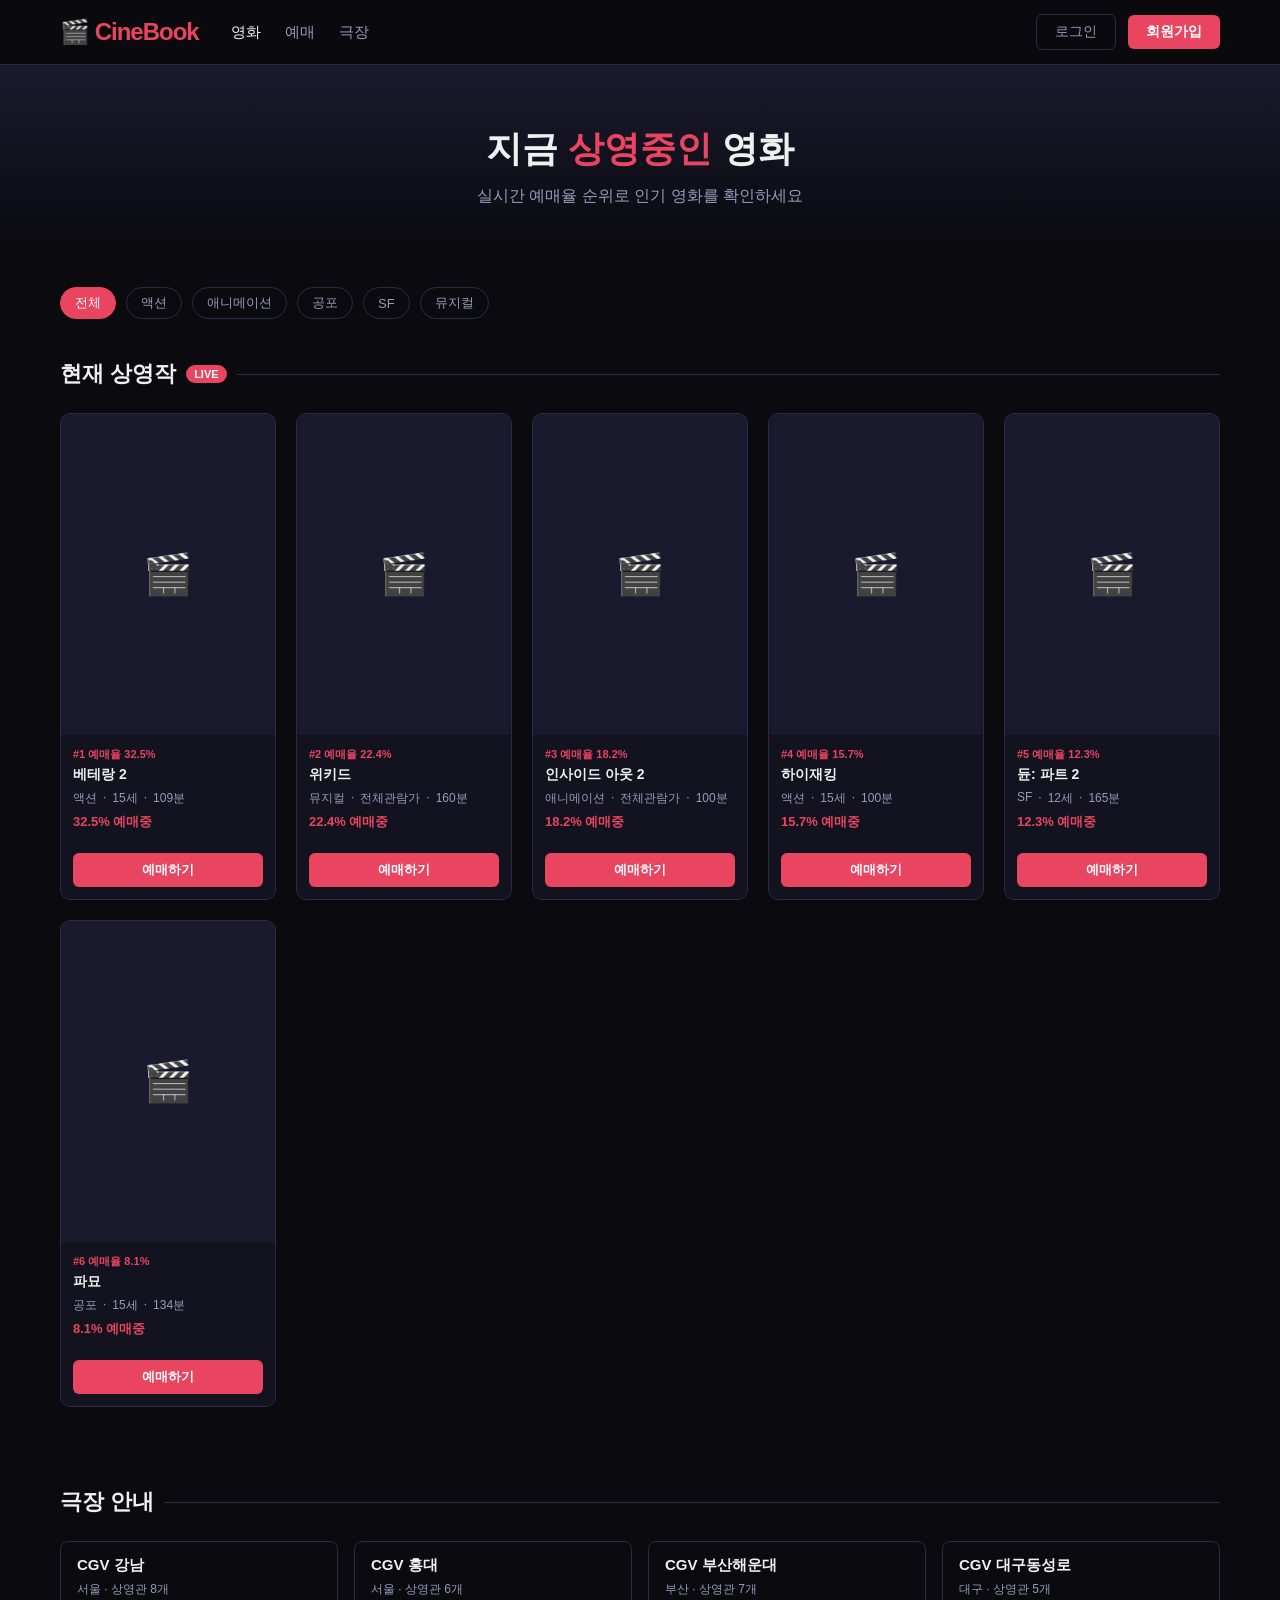
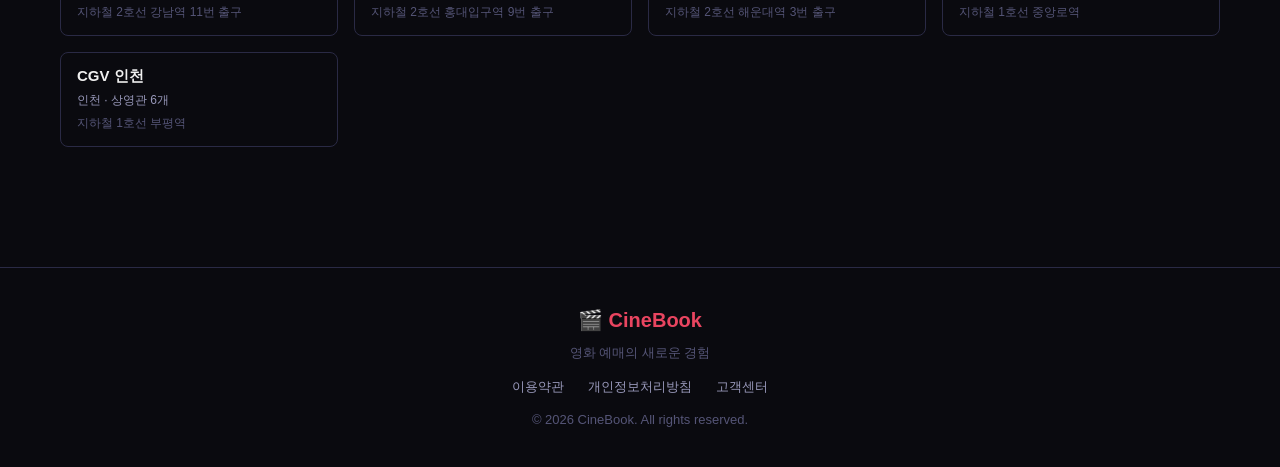
<file: index.html>
<!DOCTYPE html>
<html lang="ko">
<head>
  <meta charset="UTF-8">
  <meta name="viewport" content="width=device-width, initial-scale=1.0">
  <title>CineBook - 영화 예매</title>
  <link rel="stylesheet" href="css/style.css">
</head>
<body>

<!-- HEADER -->
<header>
  <div class="header-inner">
    <a href="index.html" class="logo">🎬 CineBook</a>
    <nav>
      <a href="index.html" class="active">영화</a>
      <a href="booking.html">예매</a>
      <a href="#theaters">극장</a>
    </nav>
    <div class="header-actions" id="headerActions">
      <button class="btn-outline" onclick="openModal('loginModal')">로그인</button>
      <button class="btn-primary" onclick="openModal('loginModal')">회원가입</button>
    </div>
  </div>
</header>

<!-- HERO -->
<div class="hero">
  <h1>지금 <span>상영중인</span> 영화</h1>
  <p>실시간 예매율 순위로 인기 영화를 확인하세요</p>
</div>

<!-- FILTER BAR -->
<div class="section" style="padding-bottom: 0;">
  <div style="display:flex; gap:10px; flex-wrap:wrap; margin-bottom:0;">
    <button class="region-btn active" onclick="filterMovies('all', this)">전체</button>
    <button class="region-btn" onclick="filterMovies('액션', this)">액션</button>
    <button class="region-btn" onclick="filterMovies('애니메이션', this)">애니메이션</button>
    <button class="region-btn" onclick="filterMovies('공포', this)">공포</button>
    <button class="region-btn" onclick="filterMovies('SF', this)">SF</button>
    <button class="region-btn" onclick="filterMovies('뮤지컬', this)">뮤지컬</button>
  </div>
</div>

<!-- NOW PLAYING -->
<div class="section">
  <div class="section-title">
    현재 상영작
    <span class="badge badge-accent">LIVE</span>
  </div>
  <div class="movie-grid" id="nowPlaying"></div>
</div>

<!-- THEATER INFO -->
<div class="section" id="theaters">
  <div class="section-title">극장 안내</div>
  <div style="display:grid; grid-template-columns: repeat(auto-fill, minmax(220px,1fr)); gap:16px;" id="theaterList"></div>
</div>

<!-- LOGIN MODAL -->
<div class="modal-overlay" id="loginModal">
  <div class="modal" style="position:relative;">
    <span class="modal-close" onclick="closeModal('loginModal')">✕</span>
    <h2>로그인</h2>
    <p>CineBook 계정으로 로그인하세요</p>
    <div class="form-group">
      <label class="form-label">이메일</label>
      <input type="email" class="form-input" id="loginEmail" placeholder="이메일을 입력하세요" value="minjun@email.com">
    </div>
    <div class="form-group">
      <label class="form-label">비밀번호</label>
      <input type="password" class="form-input" id="loginPw" placeholder="비밀번호를 입력하세요" value="1234">
    </div>
    <div class="modal-actions">
      <button class="btn-primary" style="padding:13px;" onclick="doLogin()">로그인</button>
      <button class="btn-outline" style="padding:12px;">카카오로 로그인</button>
    </div>
    <p style="text-align:center; margin-top:16px; font-size:13px; color:var(--text-muted);">테스트: 아무 이메일/비밀번호나 입력하세요</p>
  </div>
</div>

<footer>
  <div class="footer-logo">🎬 CineBook</div>
  <p>영화 예매의 새로운 경험</p>
  <div class="footer-links">
    <a href="#">이용약관</a>
    <a href="#">개인정보처리방침</a>
    <a href="#">고객센터</a>
  </div>
  <p>© 2026 CineBook. All rights reserved.</p>
</footer>

<script src="js/data.js"></script>
<script>
  function renderMovies(list) {
    const grid = document.getElementById('nowPlaying');
    grid.innerHTML = list.map((m, i) => `
      <div class="movie-card" onclick="location.href='detail.html?id=${m.id}'">
        <div class="movie-poster">
          <img src="${m.poster}" alt="${m.title}" onerror="this.style.display='none';this.parentElement.innerHTML='🎬'">
        </div>
        <div class="movie-info">
          <div class="movie-rank">#${i+1} 예매율 ${m.bookingRate}%</div>
          <div class="movie-title">${m.title}</div>
          <div class="movie-meta">
            <span>${m.genre}</span>
            <span>·</span>
            <span>${m.rating}</span>
            <span>·</span>
            <span>${m.runtime}분</span>
          </div>
          <div class="booking-rate">${m.bookingRate}% 예매중</div>
        </div>
        <a href="booking.html?movieId=${m.id}" class="btn-book" onclick="event.stopPropagation()">예매하기</a>
      </div>
    `).join('');
  }

  function filterMovies(genre, btn) {
    document.querySelectorAll('.region-btn').forEach(b => b.classList.remove('active'));
    btn.classList.add('active');
    const sorted = [...DB.movies].sort((a,b) => b.bookingRate - a.bookingRate);
    const filtered = genre === 'all' ? sorted : sorted.filter(m => m.genre === genre || m.genre_tags.includes(genre));
    renderMovies(filtered);
  }

  function renderTheaters() {
    document.getElementById('theaterList').innerHTML = DB.theaters.map(t => `
      <div class="theater-item" style="flex-direction:column; align-items:flex-start; gap:6px;">
        <div class="theater-name">${t.name}</div>
        <div class="theater-region" style="color:var(--text-secondary); font-size:12px;">${t.region} · 상영관 ${t.screenCount}개</div>
        <div style="font-size:12px; color:var(--text-muted);">${t.transport}</div>
      </div>
    `).join('');
  }

  function openModal(id) {
    document.getElementById(id).classList.add('open');
  }

  function closeModal(id) {
    document.getElementById(id).classList.remove('open');
  }

  function doLogin() {
    const email = document.getElementById('loginEmail').value;
    if (!email) return;
    currentUser = { id: 1, name: '김민준', email };
    closeModal('loginModal');
    document.getElementById('headerActions').innerHTML = `
      <span style="font-size:14px; color:var(--text-secondary);">안녕하세요, <strong style="color:var(--text-primary);">김민준</strong>님</span>
      <a href="mypage.html" class="btn-outline">마이페이지</a>
      <button class="btn-outline" onclick="doLogout()">로그아웃</button>
    `;
    showToast('로그인되었습니다.', 'success');
  }

  function doLogout() {
    currentUser = null;
    document.getElementById('headerActions').innerHTML = `
      <button class="btn-outline" onclick="openModal('loginModal')">로그인</button>
      <button class="btn-primary" onclick="openModal('loginModal')">회원가입</button>
    `;
    showToast('로그아웃되었습니다.');
  }

  function showToast(msg, type = '') {
    const t = document.createElement('div');
    t.className = 'toast' + (type ? ' ' + type : '');
    t.textContent = msg;
    document.body.appendChild(t);
    setTimeout(() => t.remove(), 3000);
  }

  // Init
  const sorted = [...DB.movies].sort((a,b) => b.bookingRate - a.bookingRate);
  renderMovies(sorted);
  renderTheaters();

  // Close modal on overlay click
  document.querySelectorAll('.modal-overlay').forEach(el => {
    el.addEventListener('click', e => { if (e.target === el) el.classList.remove('open'); });
  });
</script>
</body>
</html>
</file>
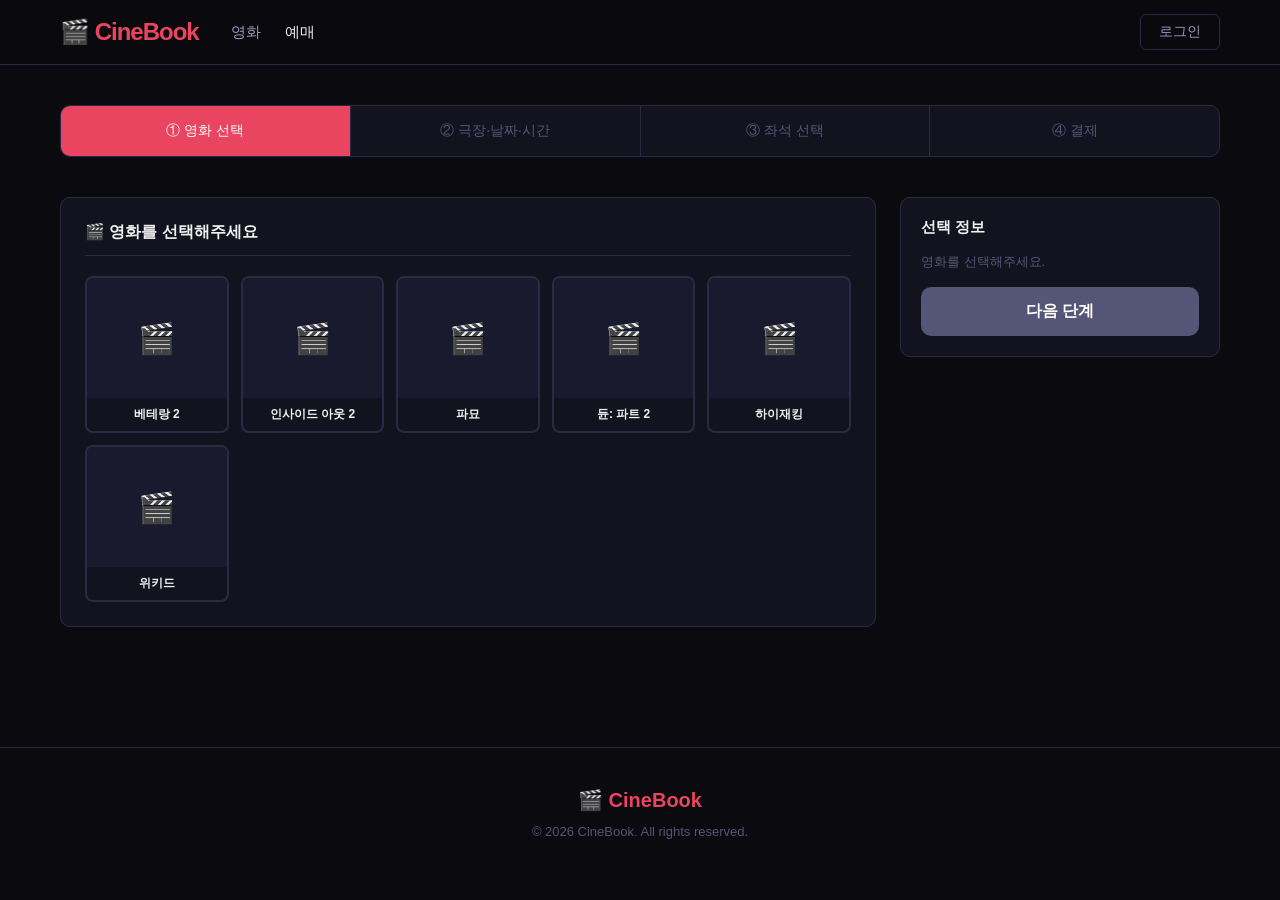
<file: booking.html>
<!DOCTYPE html>
<html lang="ko">
<head>
  <meta charset="UTF-8">
  <meta name="viewport" content="width=device-width, initial-scale=1.0">
  <title>예매하기 - CineBook</title>
  <link rel="stylesheet" href="css/style.css">
</head>
<body>

<header>
  <div class="header-inner">
    <a href="index.html" class="logo">🎬 CineBook</a>
    <nav>
      <a href="index.html">영화</a>
      <a href="booking.html" class="active">예매</a>
    </nav>
    <div class="header-actions">
      <button class="btn-outline" onclick="location.href='index.html'">로그인</button>
    </div>
  </div>
</header>

<div class="section">
  <!-- STEPS -->
  <div class="booking-steps">
    <div class="step" id="step1">① 영화 선택</div>
    <div class="step" id="step2">② 극장·날짜·시간</div>
    <div class="step" id="step3">③ 좌석 선택</div>
    <div class="step" id="step4">④ 결제</div>
  </div>

  <!-- STEP 1: Movie Only -->
  <div id="stepView1">
    <div class="booking-layout">
      <div class="booking-panel">
        <h3>🎬 영화를 선택해주세요</h3>
        <div style="display:grid; grid-template-columns: repeat(auto-fill, minmax(140px,1fr)); gap:12px;" id="movieSelectGrid"></div>
      </div>

      <div class="summary-panel">
        <h3>선택 정보</h3>
        <div id="summaryStep1">
          <p style="color:var(--text-muted); font-size:13px;">영화를 선택해주세요.</p>
        </div>
        <button class="btn-next" id="btnStep1Next" onclick="goStep(2)" disabled>다음 단계</button>
      </div>
    </div>
  </div>

  <!-- STEP 2: Theater + Date + Time -->
  <div id="stepView2" style="display:none;">
    <div class="booking-layout">
      <div style="display:flex; flex-direction:column; gap:20px;">

        <!-- Theater Select -->
        <div class="booking-panel">
          <h3>🏢 극장 선택</h3>
          <div class="region-tabs">
            <button class="region-btn active" onclick="filterTheaters('전체', this)">전체</button>
            <button class="region-btn" onclick="filterTheaters('서울', this)">서울</button>
            <button class="region-btn" onclick="filterTheaters('부산', this)">부산</button>
            <button class="region-btn" onclick="filterTheaters('대구', this)">대구</button>
            <button class="region-btn" onclick="filterTheaters('인천', this)">인천</button>
          </div>
          <div class="theater-list" id="theaterSelectList"></div>
        </div>

        <!-- Date Select -->
        <div class="booking-panel">
          <h3>📅 날짜 선택</h3>
          <div class="date-grid" id="dateGrid"></div>
        </div>

        <!-- Time Select -->
        <div class="booking-panel">
          <h3>🕐 시간 선택</h3>
          <div class="schedule-grid" id="schedGrid">
            <p style="color:var(--text-muted); font-size:13px; grid-column:1/-1;">극장과 날짜를 먼저 선택해주세요.</p>
          </div>
        </div>
      </div>

      <div class="summary-panel">
        <h3>선택 정보</h3>
        <div id="summaryStep2"></div>
        <button class="btn-next" id="btnStep2Next" onclick="goStep(3)" disabled>다음 단계</button>
        <button class="btn-outline" onclick="goStep(1)" style="display:block; width:100%; padding:12px; margin-top:8px; text-align:center;">이전</button>
      </div>
    </div>
  </div>

  <!-- STEP 3: Seat Select -->
  <div id="stepView3" style="display:none;">
    <div class="booking-layout">
      <div class="booking-panel">
        <h3>💺 좌석 선택</h3>

        <div style="display:flex; justify-content:space-between; align-items:center; margin-bottom:20px;">
          <div style="display:flex; gap:16px;">
            <div>
              <div class="form-label" style="font-size:13px; margin-bottom:6px;">관람 유형</div>
              <div class="viewer-type-grid" style="grid-template-columns: repeat(3,auto); gap:8px;">
                <button class="viewer-btn selected" data-type="성인" data-price="14000" onclick="selectViewerType(this)">성인<br><span style="font-size:11px;">14,000원</span></button>
                <button class="viewer-btn" data-type="청소년" data-price="11000" onclick="selectViewerType(this)">청소년<br><span style="font-size:11px;">11,000원</span></button>
                <button class="viewer-btn" data-type="노인" data-price="9000" onclick="selectViewerType(this)">노인<br><span style="font-size:11px;">9,000원</span></button>
              </div>
            </div>
          </div>
          <div style="text-align:right; font-size:13px; color:var(--text-secondary);">
            선택된 좌석: <strong id="selectedCount" style="color:var(--accent);">0</strong>개
          </div>
        </div>

        <div class="seat-map-container">
          <div class="screen-label">SCREEN</div>
          <div class="seat-grid" id="seatGrid"></div>
        </div>

        <div class="seat-legend">
          <div class="legend-item"><div class="legend-box" style="background:var(--bg-surface);"></div> 선택 가능</div>
          <div class="legend-item"><div class="legend-box" style="background:var(--accent);"></div> 선택</div>
          <div class="legend-item"><div class="legend-box" style="background:var(--bg-dark); opacity:0.4;"></div> 매진</div>
          <div class="legend-item"><div class="legend-box" style="border-color:#ffd700;"></div> 특별석</div>
        </div>
      </div>

      <div class="summary-panel">
        <h3>선택 정보</h3>
        <div id="summaryStep3"></div>
        <hr class="summary-divider">
        <div class="summary-total">
          <span>총 결제금액</span>
          <span class="total-price" id="totalPrice">0원</span>
        </div>
        <button class="btn-next" id="btnStep3Next" onclick="goPayment()" disabled>결제하기</button>
        <button class="btn-outline" onclick="goStep(2)" style="display:block; width:100%; padding:12px; margin-top:8px; text-align:center;">이전</button>
      </div>
    </div>
  </div>
</div>

<footer>
  <div class="footer-logo">🎬 CineBook</div>
  <p>© 2026 CineBook. All rights reserved.</p>
</footer>

<script src="js/data.js"></script>
<script>
  const params = new URLSearchParams(location.search);
  let session = {
    movieId: parseInt(params.get('movieId')) || null,
    scheduleId: parseInt(params.get('scheduleId')) || null,
    theaterId: null,
    date: null,
    schedule: null,
    seats: [],
    viewerType: '성인',
    price: 14000
  };

  // Pre-fill from scheduleId
  if (session.scheduleId) {
    const s = DB.schedules.find(s => s.id === session.scheduleId);
    if (s) {
      session.theaterId = s.theaterId;
      session.date = s.date;
      session.schedule = s;
    }
  }

  function init() {
    renderMovieGrid();
    setStep(1);
    if (session.movieId) {
      const el = document.querySelector(`.movie-select-item[data-id="${session.movieId}"]`);
      if (el) selectMovie(session.movieId, el);
    }
  }

  function setStep(n) {
    [1,2,3,4].forEach(i => {
      const s = document.getElementById('step'+i);
      s.classList.toggle('active', i === n);
      s.classList.toggle('done', i < n);
    });
    [1,2,3].forEach(i => {
      document.getElementById('stepView'+i).style.display = i === n ? 'block' : 'none';
    });
  }

  function goStep(n) {
    setStep(n);
    if (n === 2) {
      renderTheaterList();
      renderDates();
      updateStep2Summary();
      renderSchedules();
    }
    if (n === 3) { renderSeatMap(); updateStep3Summary(); }
  }

  /* ── STEP 1 ── */
  function renderMovieGrid() {
    document.getElementById('movieSelectGrid').innerHTML = DB.movies.map(m => `
      <div class="movie-select-item" data-id="${m.id}" onclick="selectMovie(${m.id}, this)"
        style="border:2px solid var(--border); border-radius:8px; overflow:hidden; cursor:pointer; transition:all 0.2s;">
        <div style="height:120px; background:var(--bg-surface); display:flex; align-items:center; justify-content:center; font-size:30px;">🎬</div>
        <div style="padding:8px; font-size:12px; font-weight:600; text-align:center;">${m.title}</div>
      </div>
    `).join('');
  }

  function selectMovie(id, el) {
    session.movieId = id;
    session.schedule = null;
    session.seats = [];
    document.querySelectorAll('.movie-select-item').forEach(e => {
      e.style.borderColor = 'var(--border)';
      e.style.background = '';
    });
    el.style.borderColor = 'var(--accent)';
    el.style.background = 'rgba(233,69,96,0.08)';
    updateStep1Summary();
    checkStep1();
  }

  function filterTheaters(region, btn) {
    document.querySelectorAll('.region-btn').forEach(b => b.classList.remove('active'));
    btn.classList.add('active');
    renderTheaterList(region);
  }

  function renderTheaterList(region = '전체') {
    const list = region === '전체' ? DB.theaters : DB.theaters.filter(t => t.region === region);
    document.getElementById('theaterSelectList').innerHTML = list.map(t => `
      <div class="theater-item" data-id="${t.id}" onclick="selectTheater(${t.id}, this)">
        <div>
          <div class="theater-name">${t.name}</div>
          <div class="theater-region">${t.region} · 상영관 ${t.screenCount}개</div>
        </div>
        <span style="font-size:12px; color:var(--text-muted);">${t.status}</span>
      </div>
    `).join('');
    // Re-select if already chosen
    if (session.theaterId) {
      document.querySelectorAll('.theater-item').forEach(el => {
        if (parseInt(el.dataset.id) === session.theaterId) el.classList.add('selected');
      });
    }
  }

  function selectTheater(id, el) {
    session.theaterId = id;
    session.schedule = null;
    session.seats = [];
    document.querySelectorAll('.theater-item').forEach(e => e.classList.remove('selected'));
    el.classList.add('selected');
    updateStep1Summary();
    checkStep1();
    renderSchedules();
  }

  function checkStep1() {
    document.getElementById('btnStep1Next').disabled = !session.movieId;
  }

  function updateStep1Summary() {
    const movie = DB.movies.find(m => m.id === session.movieId);
    if (movie) {
      document.getElementById('summaryStep1').innerHTML = `
        <div class="summary-rows">
          <div class="summary-row"><span class="label">영화</span><span class="value">${movie.title}</span></div>
          <div class="summary-row"><span class="label">장르</span><span class="value">${movie.genre}</span></div>
          <div class="summary-row"><span class="label">등급</span><span class="value">${movie.rating}</span></div>
          <div class="summary-row"><span class="label">러닝타임</span><span class="value">${movie.runtime}분</span></div>
        </div>`;
    } else {
      document.getElementById('summaryStep1').innerHTML = '<p style="color:var(--text-muted); font-size:13px;">영화를 선택해주세요.</p>';
    }
  }

  /* ── STEP 2 ── */
  function renderDates() {
    const today = new Date('2026-05-01');
    const days = ['일','월','화','수','목','금','토'];
    const dates = Array.from({length:14}, (_,i) => {
      const d = new Date(today);
      d.setDate(today.getDate() + i);
      return d;
    });
    document.getElementById('dateGrid').innerHTML = dates.map((d,i) => {
      const str = d.toISOString().split('T')[0];
      return `<button class="date-btn ${session.date===str?'selected':''}" onclick="selectDate('${str}', this)">
        <span class="day-num">${d.getDate()}</span>
        <span class="day-name">${days[d.getDay()]}</span>
      </button>`;
    }).join('');
  }

  function selectDate(date, btn) {
    session.date = date;
    session.schedule = null;
    session.seats = [];
    document.querySelectorAll('#dateGrid .date-btn').forEach(b => b.classList.remove('selected'));
    btn.classList.add('selected');
    renderSchedules();
    updateStep2Summary();
  }

  function renderSchedules() {
    if (!session.theaterId || !session.date) {
      document.getElementById('schedGrid').innerHTML = '<p style="color:var(--text-muted); font-size:13px; grid-column:1/-1;">극장과 날짜를 먼저 선택해주세요.</p>';
      return;
    }
    const scheds = DB.schedules.filter(s =>
      s.movieId === session.movieId &&
      s.theaterId === session.theaterId &&
      s.date === session.date
    );
    if (!scheds.length) {
      document.getElementById('schedGrid').innerHTML = '<p style="color:var(--text-muted); font-size:13px; grid-column:1/-1;">해당 날짜에 상영 일정이 없습니다.</p>';
      return;
    }
    document.getElementById('schedGrid').innerHTML = scheds.map(s => {
      const screen = DB.screens.find(sc => sc.id === s.screenId);
      return `
        <div class="schedule-item ${session.schedule?.id===s.id?'selected':''}" onclick="selectSchedule(${s.id}, this)">
          <div class="sch-time">${s.startTime}</div>
          <div class="sch-end">~ ${s.endTime}</div>
          <div class="sch-screen">${screen?.classification || ''} ${screen?.number || ''}관</div>
          ${s.timeSlot !== '일반' ? `<div class="sch-slot">${s.timeSlot}</div>` : ''}
        </div>
      `;
    }).join('');
  }

  function selectSchedule(id, el) {
    session.schedule = DB.schedules.find(s => s.id === id);
    session.seats = [];
    document.querySelectorAll('.schedule-item').forEach(e => e.classList.remove('selected'));
    el.classList.add('selected');
    document.getElementById('btnStep2Next').disabled = false;
    updateStep2Summary();
  }

  function updateStep2Summary() {
    const movie = DB.movies.find(m => m.id === session.movieId);
    const theater = DB.theaters.find(t => t.id === session.theaterId);
    let html = '<div class="summary-rows">';
    if (movie) html += `<div class="summary-row"><span class="label">영화</span><span class="value">${movie.title}</span></div>`;
    if (theater) html += `<div class="summary-row"><span class="label">극장</span><span class="value">${theater.name}</span></div>`;
    if (session.date) html += `<div class="summary-row"><span class="label">날짜</span><span class="value">${session.date}</span></div>`;
    if (session.schedule) html += `<div class="summary-row"><span class="label">시간</span><span class="value">${session.schedule.startTime} ~ ${session.schedule.endTime}</span></div>`;
    html += '</div>';
    document.getElementById('summaryStep2').innerHTML = html;
  }

  /* ── STEP 3 ── */
  function renderSeatMap() {
    const screen = DB.screens.find(s => s.id === session.schedule?.screenId);
    if (!screen) return;

    const rows = ['A','B','C','D','E','F','G','H','I','J'];
    const cols = 10;
    const reservedSeats = new Set(['B3','C5','D2','D7','E1','F4','F5','G8','H3','H9']);
    const specialRows = new Set(['A']);

    let html = '';
    rows.forEach(row => {
      html += `<div class="seat-row"><div class="seat-row-label">${row}</div>`;
      for (let c = 1; c <= cols; c++) {
        const seatId = row + c;
        const isReserved = reservedSeats.has(seatId);
        const isSpecial = specialRows.has(row);
        const isSelected = session.seats.includes(seatId);
        let cls = 'seat';
        if (isSelected) cls += ' selected';
        else if (isReserved) cls += ' reserved';
        if (isSpecial) cls += ' special';
        html += `<div class="${cls}" data-seat="${seatId}" onclick="toggleSeat('${seatId}', this, ${isReserved})">${c}</div>`;
      }
      html += '</div>';
    });

    document.getElementById('seatGrid').innerHTML = html;
    updateSeatSummary();
  }

  function toggleSeat(seatId, el, reserved) {
    if (reserved) return;
    const idx = session.seats.indexOf(seatId);
    if (idx >= 0) {
      session.seats.splice(idx, 1);
      el.classList.remove('selected');
    } else {
      session.seats.push(seatId);
      el.classList.add('selected');
    }
    updateSeatSummary();
  }

  function selectViewerType(btn) {
    document.querySelectorAll('.viewer-btn').forEach(b => b.classList.remove('selected'));
    btn.classList.add('selected');
    session.viewerType = btn.dataset.type;
    session.price = parseInt(btn.dataset.price);
    updateSeatSummary();
  }

  function updateSeatSummary() {
    const count = session.seats.length;
    document.getElementById('selectedCount').textContent = count;
    const total = count * session.price;
    document.getElementById('totalPrice').textContent = total.toLocaleString() + '원';
    document.getElementById('btnStep3Next').disabled = count === 0;

    const movie = DB.movies.find(m => m.id === session.movieId);
    const theater = DB.theaters.find(t => t.id === session.theaterId);
    document.getElementById('summaryStep3').innerHTML = `
      <div class="summary-rows">
        <div class="summary-row"><span class="label">영화</span><span class="value">${movie?.title || '-'}</span></div>
        <div class="summary-row"><span class="label">극장</span><span class="value">${theater?.name || '-'}</span></div>
        <div class="summary-row"><span class="label">날짜</span><span class="value">${session.date || '-'}</span></div>
        <div class="summary-row"><span class="label">시간</span><span class="value">${session.schedule?.startTime || '-'}</span></div>
        <div class="summary-row"><span class="label">좌석</span><span class="value">${count > 0 ? session.seats.join(', ') : '-'}</span></div>
        <div class="summary-row"><span class="label">유형</span><span class="value">${session.viewerType} × ${count}명</span></div>
      </div>
    `;
    updateStep3Summary();
  }

  function updateStep3Summary() {}

  function goPayment() {
    if (!session.seats.length) { showToast('좌석을 선택해주세요.', 'error'); return; }
    const params = new URLSearchParams({
      movieId: session.movieId,
      theaterId: session.theaterId,
      scheduleId: session.schedule?.id,
      date: session.date,
      seats: session.seats.join(','),
      viewerType: session.viewerType,
      price: session.price,
      total: session.seats.length * session.price
    });
    location.href = 'payment.html?' + params.toString();
  }

  function showToast(msg, type = '') {
    const t = document.createElement('div');
    t.className = 'toast' + (type ? ' ' + type : '');
    t.textContent = msg;
    document.body.appendChild(t);
    setTimeout(() => t.remove(), 3000);
  }

  init();
</script>
</body>
</html>
</file>
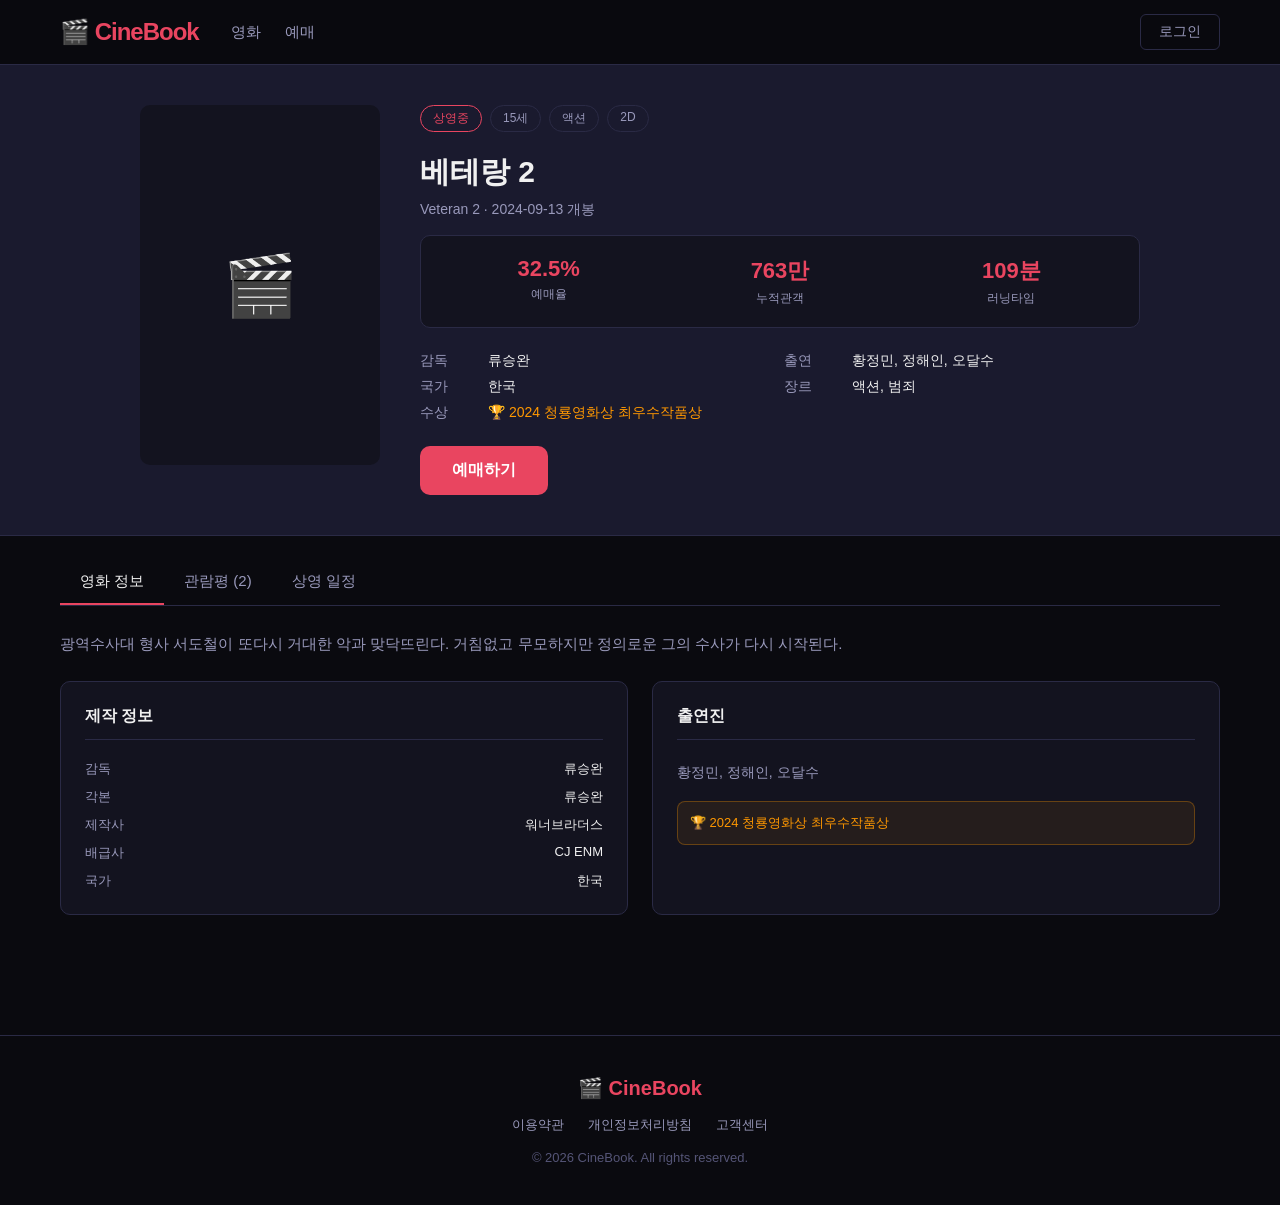
<file: detail.html>
<!DOCTYPE html>
<html lang="ko">
<head>
  <meta charset="UTF-8">
  <meta name="viewport" content="width=device-width, initial-scale=1.0">
  <title>영화 상세 - CineBook</title>
  <link rel="stylesheet" href="css/style.css">
</head>
<body>

<header>
  <div class="header-inner">
    <a href="index.html" class="logo">🎬 CineBook</a>
    <nav>
      <a href="index.html">영화</a>
      <a href="booking.html">예매</a>
    </nav>
    <div class="header-actions" id="headerActions">
      <button class="btn-outline" onclick="location.href='index.html'">로그인</button>
    </div>
  </div>
</header>

<!-- MOVIE DETAIL HERO -->
<div class="movie-detail-hero" id="detailHero">
  <div style="text-align:center; padding:40px; color:var(--text-muted);">로딩 중...</div>
</div>

<!-- TABS -->
<div class="section" style="padding-top: 24px;">
  <div class="tabs">
    <button class="tab-btn active" onclick="showTab('info', this)">영화 정보</button>
    <button class="tab-btn" onclick="showTab('reviews', this)">관람평 <span id="reviewCount"></span></button>
    <button class="tab-btn" onclick="showTab('schedule', this)">상영 일정</button>
  </div>

  <!-- INFO TAB -->
  <div id="tab-info">
    <div id="movieSynopsis" style="color:var(--text-secondary); line-height:1.8; font-size:15px; margin-bottom:24px;"></div>
    <div style="display:grid; grid-template-columns:1fr 1fr; gap:24px;" id="movieExtraInfo"></div>
  </div>

  <!-- REVIEWS TAB -->
  <div id="tab-reviews" style="display:none;">
    <div style="display:flex; justify-content:space-between; align-items:center; margin-bottom:20px;">
      <div>
        <span style="font-size:36px; font-weight:800; color:var(--accent);" id="avgRating">-</span>
        <span style="font-size:16px; color:var(--text-secondary);"> / 10</span>
      </div>
      <button class="btn-primary" onclick="openReviewModal()" style="padding:10px 20px;">리뷰 작성</button>
    </div>
    <div id="reviewList"></div>
  </div>

  <!-- SCHEDULE TAB -->
  <div id="tab-schedule" style="display:none;">
    <div class="date-grid" id="schedDateGrid" style="margin-bottom:24px;"></div>
    <div id="schedList"></div>
  </div>
</div>

<!-- REVIEW WRITE MODAL -->
<div class="modal-overlay" id="reviewModal">
  <div class="modal" style="position:relative; width:500px;">
    <span class="modal-close" onclick="closeModal('reviewModal')">✕</span>
    <h2>관람평 작성</h2>
    <p>영화를 보고 느낀 점을 나눠주세요</p>

    <div class="form-group">
      <label class="form-label">평점</label>
      <div style="display:flex; gap:8px; align-items:center;">
        <input type="range" min="1" max="10" value="8" id="ratingSlider" style="flex:1;" oninput="document.getElementById('ratingVal').textContent=this.value">
        <strong id="ratingVal" style="font-size:20px; color:var(--accent); min-width:28px;">8</strong>
      </div>
    </div>

    <div class="form-group">
      <label class="form-label">관람 포인트 (최대 3개)</label>
      <div style="display:flex; gap:8px; flex-wrap:wrap;" id="pointBtns">
        <button class="point-tag" onclick="togglePoint(this)" style="cursor:pointer; padding:6px 14px; border:1px solid var(--border); border-radius:20px;">연출</button>
        <button class="point-tag" onclick="togglePoint(this)" style="cursor:pointer; padding:6px 14px; border:1px solid var(--border); border-radius:20px;">스토리</button>
        <button class="point-tag" onclick="togglePoint(this)" style="cursor:pointer; padding:6px 14px; border:1px solid var(--border); border-radius:20px;">OST</button>
        <button class="point-tag" onclick="togglePoint(this)" style="cursor:pointer; padding:6px 14px; border:1px solid var(--border); border-radius:20px;">영상미</button>
        <button class="point-tag" onclick="togglePoint(this)" style="cursor:pointer; padding:6px 14px; border:1px solid var(--border); border-radius:20px;">배우</button>
      </div>
    </div>

    <div class="form-group">
      <label class="form-label">한줄평</label>
      <textarea class="form-input" rows="3" id="reviewText" placeholder="영화에 대한 감상을 남겨주세요..."></textarea>
    </div>

    <div class="modal-actions">
      <button class="btn-primary" style="padding:13px;" onclick="submitReview()">등록하기</button>
    </div>
  </div>
</div>

<footer>
  <div class="footer-logo">🎬 CineBook</div>
  <div class="footer-links">
    <a href="#">이용약관</a>
    <a href="#">개인정보처리방침</a>
    <a href="#">고객센터</a>
  </div>
  <p>© 2026 CineBook. All rights reserved.</p>
</footer>

<script src="js/data.js"></script>
<script>
  const params = new URLSearchParams(location.search);
  const movieId = parseInt(params.get('id')) || 1;
  const movie = DB.movies.find(m => m.id === movieId);

  function init() {
    if (!movie) { document.getElementById('detailHero').innerHTML = '<div style="text-align:center;padding:60px;color:var(--text-muted);">영화를 찾을 수 없습니다.</div>'; return; }
    document.title = movie.title + ' - CineBook';

    document.getElementById('detailHero').innerHTML = `
      <div class="movie-detail-inner">
        <div class="detail-poster">
          <img src="${movie.poster}" alt="${movie.title}" onerror="this.outerHTML='<div style=&quot;font-size:60px;display:flex;align-items:center;justify-content:center;height:100%&quot;>🎬</div>'">
        </div>
        <div class="detail-info">
          <div class="detail-tags">
            <span class="tag accent">${movie.status}</span>
            <span class="tag">${movie.rating}</span>
            <span class="tag">${movie.genre}</span>
            <span class="tag">${movie.screenType}</span>
          </div>
          <h1>${movie.title}</h1>
          <p class="original">${movie.originalTitle} · ${movie.releaseDate} 개봉</p>

          <div class="detail-stats">
            <div class="stat-item">
              <div class="stat-value">${movie.bookingRate}%</div>
              <div class="stat-label">예매율</div>
            </div>
            <div class="stat-item">
              <div class="stat-value">${(movie.cumAudience/10000).toFixed(0)}만</div>
              <div class="stat-label">누적관객</div>
            </div>
            <div class="stat-item">
              <div class="stat-value">${movie.runtime}분</div>
              <div class="stat-label">러닝타임</div>
            </div>
          </div>

          <div class="detail-meta-list">
            <div class="meta-item"><span class="meta-key">감독</span><span class="meta-val">${movie.director}</span></div>
            <div class="meta-item"><span class="meta-key">출연</span><span class="meta-val">${movie.cast}</span></div>
            <div class="meta-item"><span class="meta-key">국가</span><span class="meta-val">${movie.country}</span></div>
            <div class="meta-item"><span class="meta-key">장르</span><span class="meta-val">${movie.genre_tags.join(', ')}</span></div>
            ${movie.awards ? `<div class="meta-item" style="grid-column:1/-1;"><span class="meta-key">수상</span><span class="meta-val" style="color:var(--warning);">🏆 ${movie.awards}</span></div>` : ''}
          </div>

          <button class="btn-book-large" onclick="location.href='booking.html?movieId=${movie.id}'">예매하기</button>
        </div>
      </div>
    `;

    document.getElementById('movieSynopsis').textContent = movie.synopsis;
    document.getElementById('movieExtraInfo').innerHTML = `
      <div class="booking-panel">
        <h3>제작 정보</h3>
        <div style="display:flex; flex-direction:column; gap:10px;">
          <div class="summary-row"><span class="label">감독</span><span class="value">${movie.director}</span></div>
          <div class="summary-row"><span class="label">각본</span><span class="value">${movie.writer}</span></div>
          <div class="summary-row"><span class="label">제작사</span><span class="value">워너브라더스</span></div>
          <div class="summary-row"><span class="label">배급사</span><span class="value">CJ ENM</span></div>
          <div class="summary-row"><span class="label">국가</span><span class="value">${movie.country}</span></div>
        </div>
      </div>
      <div class="booking-panel">
        <h3>출연진</h3>
        <p style="color:var(--text-secondary); font-size:14px; line-height:1.8;">${movie.cast}</p>
        ${movie.awards ? `<div style="margin-top:16px; padding:12px; background:rgba(255,152,0,0.08); border:1px solid rgba(255,152,0,0.3); border-radius:8px; font-size:13px; color:var(--warning);">🏆 ${movie.awards}</div>` : ''}
      </div>
    `;

    renderReviews();
    renderScheduleDates();
  }

  function renderReviews() {
    const movieReviews = DB.reviews.filter(r => r.movieId === movieId);
    document.getElementById('reviewCount').textContent = `(${movieReviews.length})`;
    if (!movieReviews.length) {
      document.getElementById('avgRating').textContent = '-';
      document.getElementById('reviewList').innerHTML = `<div class="empty-state"><div class="empty-icon">💬</div><p>아직 관람평이 없습니다. 첫 번째로 작성해보세요!</p></div>`;
      return;
    }
    const avg = (movieReviews.reduce((s,r) => s+r.rating, 0) / movieReviews.length).toFixed(1);
    document.getElementById('avgRating').textContent = avg;
    document.getElementById('reviewList').innerHTML = movieReviews.map(r => `
      <div class="review-card">
        <div class="review-header">
          <div>
            <div class="reviewer">관람객</div>
            <div class="review-date">${r.createdAt}</div>
          </div>
          <div style="text-align:right;">
            <div class="review-rating">${r.rating}<span style="font-size:14px; color:var(--text-muted);">/10</span></div>
          </div>
        </div>
        <div class="review-points">
          ${r.viewingPoints.map(p => `<span class="point-tag">${p}</span>`).join('')}
        </div>
        <div class="review-content">${r.content}</div>
        <div class="review-likes">👍 ${r.likes}명에게 도움이 됐어요</div>
      </div>
    `).join('');
  }

  function renderScheduleDates() {
    const today = new Date('2026-05-01');
    const days = ['일','월','화','수','목','금','토'];
    const dates = Array.from({length:7}, (_,i) => {
      const d = new Date(today);
      d.setDate(today.getDate() + i);
      return d;
    });

    document.getElementById('schedDateGrid').innerHTML = dates.map((d,i) => `
      <button class="date-btn ${i===0?'selected':''}" onclick="selectSchedDate('${d.toISOString().split('T')[0]}', this)">
        <span class="day-num">${d.getDate()}</span>
        <span class="day-name">${days[d.getDay()]}</span>
      </button>
    `).join('');

    renderSchedules(dates[0].toISOString().split('T')[0]);
  }

  function selectSchedDate(date, btn) {
    document.querySelectorAll('#schedDateGrid .date-btn').forEach(b => b.classList.remove('selected'));
    btn.classList.add('selected');
    renderSchedules(date);
  }

  function renderSchedules(date) {
    const scheds = DB.schedules.filter(s => s.movieId === movieId && s.date === date);
    if (!scheds.length) {
      document.getElementById('schedList').innerHTML = `<div class="empty-state"><div class="empty-icon">📅</div><p>해당 날짜에 상영 일정이 없습니다.</p></div>`;
      return;
    }

    const byTheater = {};
    scheds.forEach(s => {
      const t = DB.theaters.find(t => t.id === s.theaterId);
      if (!byTheater[s.theaterId]) byTheater[s.theaterId] = { theater: t, schedules: [] };
      byTheater[s.theaterId].schedules.push(s);
    });

    document.getElementById('schedList').innerHTML = Object.values(byTheater).map(({theater, schedules}) => `
      <div class="booking-panel" style="margin-bottom:16px;">
        <h3>${theater.name} · ${theater.region}</h3>
        <div class="schedule-grid">
          ${schedules.map(s => {
            const screen = DB.screens.find(sc => sc.id === s.screenId);
            return `
            <div class="schedule-item" onclick="location.href='booking.html?movieId=${movieId}&scheduleId=${s.id}'">
              <div class="sch-time">${s.startTime}</div>
              <div class="sch-end">~ ${s.endTime}</div>
              <div class="sch-screen">${screen ? screen.classification : ''}</div>
              ${s.timeSlot !== '일반' ? `<div class="sch-slot">${s.timeSlot}</div>` : ''}
            </div>`;
          }).join('')}
        </div>
      </div>
    `).join('');
  }

  function showTab(name, btn) {
    ['info','reviews','schedule'].forEach(t => {
      document.getElementById('tab-'+t).style.display = t === name ? 'block' : 'none';
    });
    document.querySelectorAll('.tab-btn').forEach(b => b.classList.remove('active'));
    btn.classList.add('active');
  }

  function openModal(id) { document.getElementById(id).classList.add('open'); }
  function closeModal(id) { document.getElementById(id).classList.remove('open'); }

  function openReviewModal() {
    openModal('reviewModal');
  }

  function togglePoint(btn) {
    const selected = document.querySelectorAll('#pointBtns .point-tag[data-selected]');
    if (btn.dataset.selected) {
      delete btn.dataset.selected;
      btn.style.background = '';
      btn.style.color = '';
      btn.style.borderColor = '';
    } else {
      if (selected.length >= 3) { showToast('최대 3개까지 선택 가능합니다.', 'error'); return; }
      btn.dataset.selected = '1';
      btn.style.background = 'var(--accent)';
      btn.style.color = 'white';
      btn.style.borderColor = 'var(--accent)';
    }
  }

  function submitReview() {
    const content = document.getElementById('reviewText').value.trim();
    if (!content) { showToast('한줄평을 입력해주세요.', 'error'); return; }
    const rating = parseInt(document.getElementById('ratingSlider').value);
    const points = [...document.querySelectorAll('#pointBtns [data-selected]')].map(b => b.textContent);

    DB.reviews.unshift({
      id: Date.now(), customerId: 1, movieId,
      rating, viewingPoints: points, content,
      likes: 0, createdAt: new Date().toISOString().split('T')[0], status: '정상'
    });

    closeModal('reviewModal');
    renderReviews();
    showTab('reviews', document.querySelectorAll('.tab-btn')[1]);
    document.querySelectorAll('.tab-btn')[1].click();
    showToast('관람평이 등록되었습니다.', 'success');
  }

  function showToast(msg, type = '') {
    const t = document.createElement('div');
    t.className = 'toast' + (type ? ' ' + type : '');
    t.textContent = msg;
    document.body.appendChild(t);
    setTimeout(() => t.remove(), 3000);
  }

  document.querySelectorAll('.modal-overlay').forEach(el => {
    el.addEventListener('click', e => { if (e.target === el) el.classList.remove('open'); });
  });

  init();
</script>
</body>
</html>
</file>
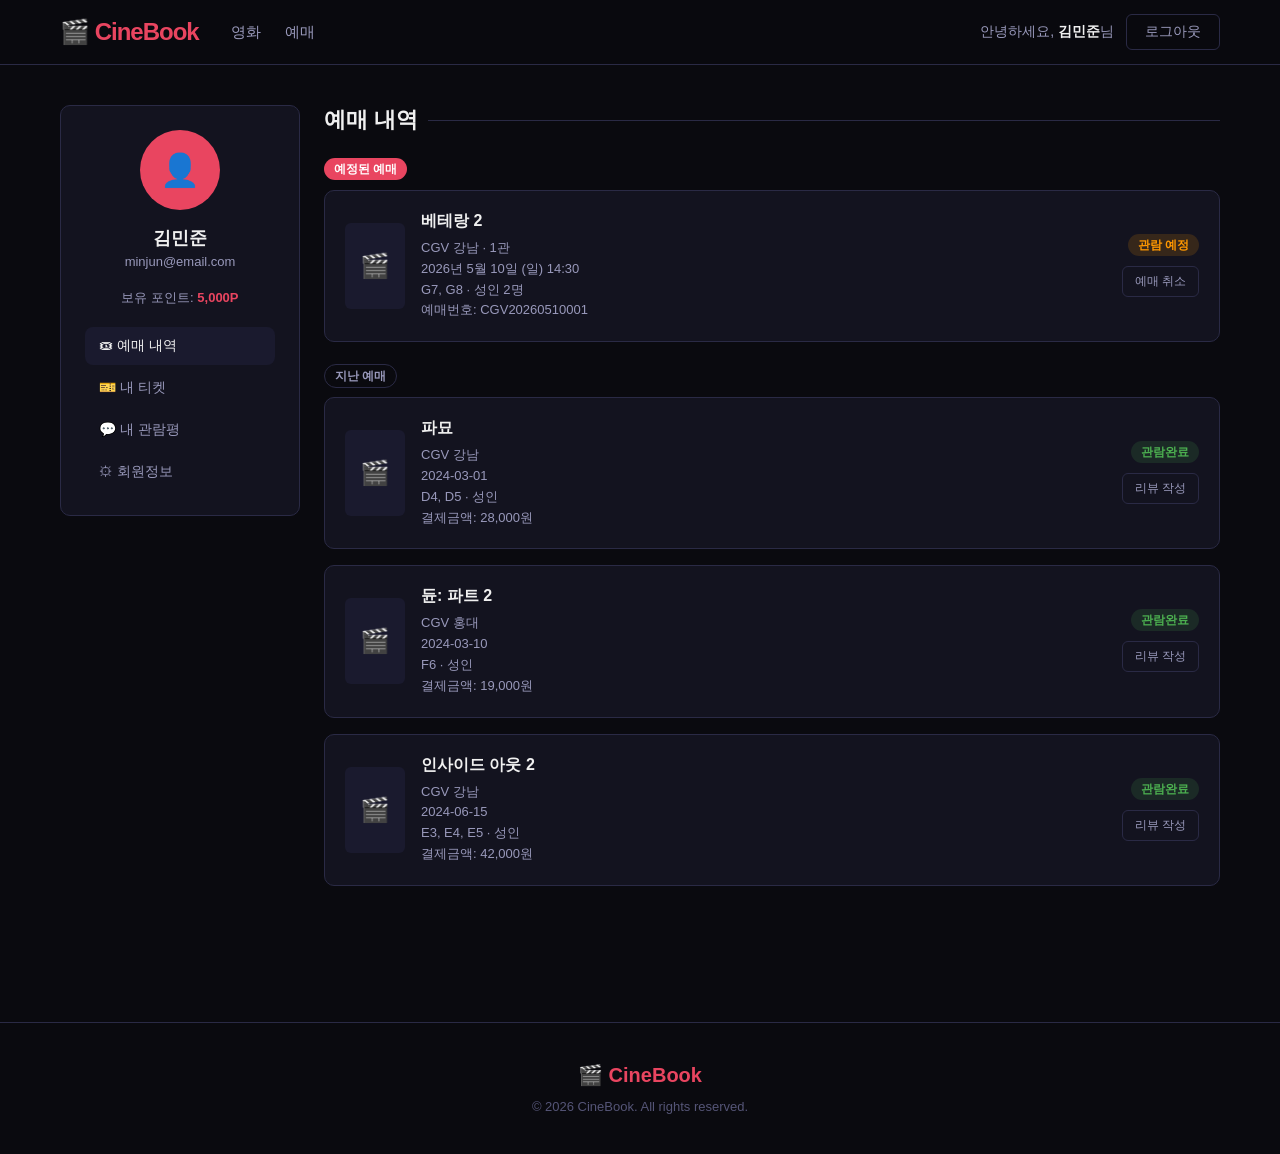
<file: mypage.html>
<!DOCTYPE html>
<html lang="ko">
<head>
  <meta charset="UTF-8">
  <meta name="viewport" content="width=device-width, initial-scale=1.0">
  <title>마이페이지 - CineBook</title>
  <link rel="stylesheet" href="css/style.css">
</head>
<body>

<header>
  <div class="header-inner">
    <a href="index.html" class="logo">🎬 CineBook</a>
    <nav>
      <a href="index.html">영화</a>
      <a href="booking.html">예매</a>
    </nav>
    <div class="header-actions">
      <span style="font-size:14px; color:var(--text-secondary);">안녕하세요, <strong style="color:var(--text-primary);">김민준</strong>님</span>
      <button class="btn-outline" onclick="location.href='index.html'">로그아웃</button>
    </div>
  </div>
</header>

<div class="section">
  <div class="mypage-layout">

    <!-- LEFT: Profile -->
    <div>
      <div class="profile-card">
        <div class="avatar">👤</div>
        <div class="profile-name">김민준</div>
        <div class="profile-email">minjun@email.com</div>
        <div style="font-size:13px; color:var(--text-secondary); margin-bottom:20px;">
          보유 포인트: <strong style="color:var(--accent);">5,000P</strong>
        </div>
        <div class="profile-nav">
          <button class="profile-nav-btn active" onclick="showSection('reservations', this)">🎟 예매 내역</button>
          <button class="profile-nav-btn" onclick="showSection('tickets', this)">🎫 내 티켓</button>
          <button class="profile-nav-btn" onclick="showSection('reviews', this)">💬 내 관람평</button>
          <button class="profile-nav-btn" onclick="showSection('profile', this)">⚙ 회원정보</button>
        </div>
      </div>
    </div>

    <!-- RIGHT: Content -->
    <div>

      <!-- 예매 내역 -->
      <div id="section-reservations">
        <div class="section-title">예매 내역</div>

        <!-- 현재 예약 -->
        <div style="margin-bottom:12px;">
          <span class="badge badge-accent" style="font-size:12px; padding:4px 10px;">예정된 예매</span>
        </div>

        <div class="reservation-card">
          <div class="res-poster">
            <img src="https://via.placeholder.com/60x86/1a1a2e/e94560?text=베테"
              onerror="this.outerHTML='<div style=&quot;width:60px;height:86px;background:var(--bg-surface);display:flex;align-items:center;justify-content:center;font-size:24px;&quot;>🎬</div>'">
          </div>
          <div>
            <div class="res-title">베테랑 2</div>
            <div class="res-detail">
              CGV 강남 · 1관<br>
              2026년 5월 10일 (일) 14:30<br>
              G7, G8 · 성인 2명<br>
              예매번호: CGV20260510001
            </div>
          </div>
          <div class="res-status">
            <span class="status-badge status-upcoming">관람 예정</span>
            <div style="margin-top:12px;">
              <button class="btn-outline" style="font-size:12px; padding:6px 12px;" onclick="cancelReservation()">예매 취소</button>
            </div>
          </div>
        </div>

        <div style="margin:24px 0 12px;">
          <span class="badge badge-outline" style="font-size:12px; padding:4px 10px;">지난 예매</span>
        </div>

        <!-- 지난 예매들 -->
        <div id="pastReservations"></div>
      </div>

      <!-- 내 티켓 -->
      <div id="section-tickets" style="display:none;">
        <div class="section-title">내 티켓</div>
        <div id="ticketList"></div>
      </div>

      <!-- 내 관람평 -->
      <div id="section-reviews" style="display:none;">
        <div class="section-title">내 관람평</div>
        <div id="myReviewList"></div>
      </div>

      <!-- 회원정보 -->
      <div id="section-profile" style="display:none;">
        <div class="section-title">회원정보</div>
        <div class="booking-panel">
          <div class="form-group">
            <label class="form-label">이름</label>
            <input type="text" class="form-input" value="김민준">
          </div>
          <div class="form-group">
            <label class="form-label">이메일</label>
            <input type="email" class="form-input" value="minjun@email.com">
          </div>
          <div class="form-group">
            <label class="form-label">생년월일</label>
            <input type="text" class="form-input" value="1995-03-15">
          </div>
          <div class="form-group">
            <label class="form-label">휴대폰</label>
            <input type="tel" class="form-input" value="010-1234-5678">
          </div>
          <div class="form-group">
            <label class="form-label">현재 비밀번호</label>
            <input type="password" class="form-input" placeholder="현재 비밀번호">
          </div>
          <div class="form-group">
            <label class="form-label">새 비밀번호</label>
            <input type="password" class="form-input" placeholder="새 비밀번호 (변경 시에만 입력)">
          </div>
          <button class="btn-primary" style="padding:12px 24px;" onclick="showToast('회원정보가 수정되었습니다.', 'success')">정보 수정</button>
          <button class="btn-outline" style="padding:12px 24px; margin-left:10px; color:var(--accent); border-color:var(--accent);" onclick="confirmWithdraw()">회원 탈퇴</button>
        </div>
      </div>

    </div>
  </div>
</div>

<!-- 취소 확인 모달 -->
<div class="modal-overlay" id="cancelModal">
  <div class="modal" style="position:relative;">
    <span class="modal-close" onclick="closeModal('cancelModal')">✕</span>
    <h2>예매를 취소하시겠습니까?</h2>
    <p>취소 수수료가 발생할 수 있습니다.<br>취소된 예매는 복구할 수 없습니다.</p>
    <div class="modal-actions">
      <button class="btn-primary" style="padding:13px; background:var(--accent);" onclick="doCancelReservation()">예매 취소하기</button>
      <button class="btn-outline" style="padding:12px;" onclick="closeModal('cancelModal')">돌아가기</button>
    </div>
  </div>
</div>

<footer>
  <div class="footer-logo">🎬 CineBook</div>
  <p>© 2026 CineBook. All rights reserved.</p>
</footer>

<script src="js/data.js"></script>
<script>
  function showSection(name, btn) {
    ['reservations','tickets','reviews','profile'].forEach(s => {
      document.getElementById('section-'+s).style.display = s === name ? 'block' : 'none';
    });
    document.querySelectorAll('.profile-nav-btn').forEach(b => b.classList.remove('active'));
    btn.classList.add('active');
  }

  function renderPastReservations() {
    const pastMovies = [
      { title: '파묘', date: '2024-03-01', theater: 'CGV 강남', seats: 'D4, D5', type: '성인', amount: 28000, status: '관람완료' },
      { title: '듄: 파트 2', date: '2024-03-10', theater: 'CGV 홍대', seats: 'F6', type: '성인', amount: 19000, status: '관람완료' },
      { title: '인사이드 아웃 2', date: '2024-06-15', theater: 'CGV 강남', seats: 'E3, E4, E5', type: '성인', amount: 42000, status: '관람완료' }
    ];

    document.getElementById('pastReservations').innerHTML = pastMovies.map((r,i) => `
      <div class="reservation-card">
        <div class="res-poster">
          <div style="width:60px;height:86px;background:var(--bg-surface);display:flex;align-items:center;justify-content:center;font-size:24px;">🎬</div>
        </div>
        <div>
          <div class="res-title">${r.title}</div>
          <div class="res-detail">
            ${r.theater}<br>
            ${r.date}<br>
            ${r.seats} · ${r.type}<br>
            결제금액: ${r.amount.toLocaleString()}원
          </div>
        </div>
        <div class="res-status">
          <span class="status-badge status-done">${r.status}</span>
          <div style="margin-top:12px;">
            <button class="btn-outline" style="font-size:12px; padding:6px 12px;" onclick="location.href='detail.html?id=${i+2}'">리뷰 작성</button>
          </div>
        </div>
      </div>
    `).join('');
  }

  function renderTickets() {
    const tickets = [
      { movie: '파묘', date: '2024-03-01', time: '14:30', theater: 'CGV 강남', screen: '2관', seat: 'D4', type: '성인', amount: 14000 },
      { movie: '파묘', date: '2024-03-01', time: '14:30', theater: 'CGV 강남', screen: '2관', seat: 'D5', type: '성인', amount: 14000 },
      { movie: '인사이드 아웃 2', date: '2024-06-15', time: '11:00', theater: 'CGV 강남', screen: '3관(IMAX)', seat: 'E3', type: '성인', amount: 19000 }
    ];

    document.getElementById('ticketList').innerHTML = tickets.map(t => `
      <div style="background:var(--bg-card); border:1px solid var(--border); border-radius:12px; margin-bottom:16px; overflow:hidden;">
        <div style="background:var(--accent); padding:12px 20px; display:flex; justify-content:space-between; align-items:center;">
          <strong style="font-size:16px;">${t.movie}</strong>
          <span style="font-size:12px; opacity:0.8;">사용완료</span>
        </div>
        <div style="padding:20px; display:grid; grid-template-columns:1fr 1fr; gap:10px;">
          <div class="summary-row"><span class="label">날짜</span><span class="value">${t.date}</span></div>
          <div class="summary-row"><span class="label">시간</span><span class="value">${t.time}</span></div>
          <div class="summary-row"><span class="label">극장</span><span class="value">${t.theater}</span></div>
          <div class="summary-row"><span class="label">상영관</span><span class="value">${t.screen}</span></div>
          <div class="summary-row"><span class="label">좌석</span><span class="value" style="color:var(--accent); font-weight:700;">${t.seat}</span></div>
          <div class="summary-row"><span class="label">금액</span><span class="value">${t.amount.toLocaleString()}원</span></div>
        </div>
      </div>
    `).join('');
  }

  function renderMyReviews() {
    const myReviews = DB.reviews.filter(r => r.customerId === 1);
    if (!myReviews.length) {
      document.getElementById('myReviewList').innerHTML = `
        <div class="empty-state">
          <div class="empty-icon">💬</div>
          <p>작성한 관람평이 없습니다.</p>
        </div>`;
      return;
    }
    document.getElementById('myReviewList').innerHTML = myReviews.map(r => {
      const movie = DB.movies.find(m => m.id === r.movieId);
      return `
        <div class="review-card">
          <div class="review-header">
            <div>
              <div class="reviewer" style="color:var(--accent);">${movie?.title || '알 수 없음'}</div>
              <div class="review-date">${r.createdAt}</div>
            </div>
            <div style="text-align:right;">
              <div class="review-rating">${r.rating}<span style="font-size:14px; color:var(--text-muted);">/10</span></div>
              <button style="font-size:11px; color:var(--text-muted); background:none; cursor:pointer; margin-top:4px;" onclick="deleteReview(${r.id}, this.closest('.review-card'))">삭제</button>
            </div>
          </div>
          <div class="review-points">
            ${r.viewingPoints.map(p => `<span class="point-tag">${p}</span>`).join('')}
          </div>
          <div class="review-content">${r.content}</div>
          <div class="review-likes">👍 ${r.likes}명에게 도움이 됐어요</div>
        </div>
      `;
    }).join('');
  }

  function cancelReservation() {
    document.getElementById('cancelModal').classList.add('open');
  }

  function doCancelReservation() {
    closeModal('cancelModal');
    showToast('예매가 취소되었습니다.', 'success');
    document.querySelector('.reservation-card').style.opacity = '0.4';
    document.querySelector('.status-badge.status-upcoming').textContent = '취소됨';
    document.querySelector('.status-badge.status-upcoming').classList.replace('status-upcoming', 'status-canceled');
  }

  function deleteReview(id, el) {
    if (!confirm('관람평을 삭제하시겠습니까?')) return;
    const idx = DB.reviews.findIndex(r => r.id === id);
    if (idx >= 0) DB.reviews.splice(idx, 1);
    el.remove();
    showToast('관람평이 삭제되었습니다.');
  }

  function confirmWithdraw() {
    if (confirm('정말 탈퇴하시겠습니까? 모든 데이터가 삭제됩니다.')) {
      showToast('탈퇴 처리되었습니다.', 'success');
      setTimeout(() => location.href = 'index.html', 1500);
    }
  }

  function openModal(id) { document.getElementById(id).classList.add('open'); }
  function closeModal(id) { document.getElementById(id).classList.remove('open'); }

  function showToast(msg, type = '') {
    const t = document.createElement('div');
    t.className = 'toast' + (type ? ' ' + type : '');
    t.textContent = msg;
    document.body.appendChild(t);
    setTimeout(() => t.remove(), 3000);
  }

  document.querySelectorAll('.modal-overlay').forEach(el => {
    el.addEventListener('click', e => { if (e.target === el) el.classList.remove('open'); });
  });

  renderPastReservations();
  renderTickets();
  renderMyReviews();
</script>
</body>
</html>
</file>
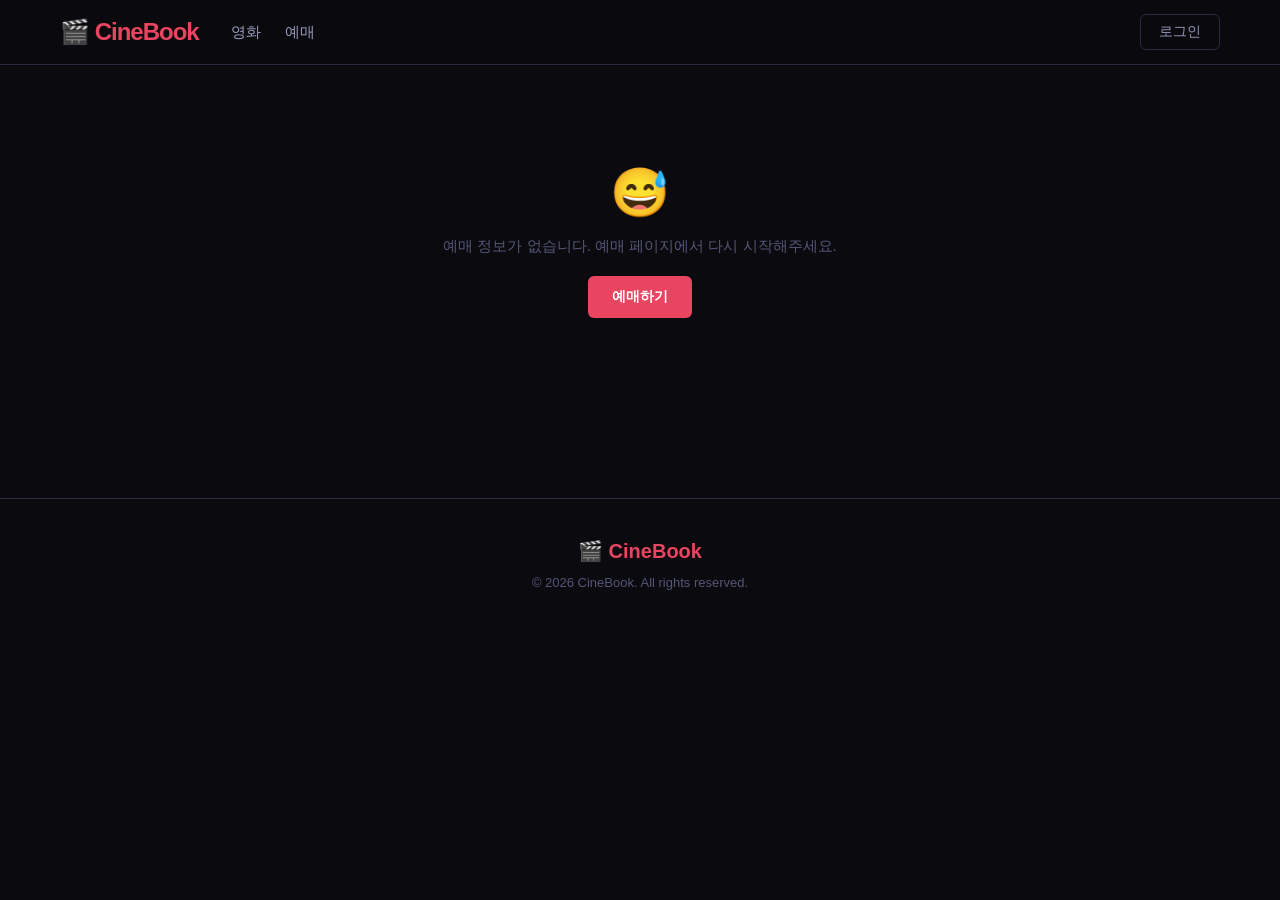
<file: payment.html>
<!DOCTYPE html>
<html lang="ko">
<head>
  <meta charset="UTF-8">
  <meta name="viewport" content="width=device-width, initial-scale=1.0">
  <title>결제하기 - CineBook</title>
  <link rel="stylesheet" href="css/style.css">
</head>
<body>

<header>
  <div class="header-inner">
    <a href="index.html" class="logo">🎬 CineBook</a>
    <nav>
      <a href="index.html">영화</a>
      <a href="booking.html">예매</a>
    </nav>
    <div class="header-actions">
      <button class="btn-outline" onclick="location.href='index.html'">로그인</button>
    </div>
  </div>
</header>

<div class="section">
  <!-- STEPS -->
  <div class="booking-steps">
    <div class="step done">① 영화·극장 선택</div>
    <div class="step done">② 날짜·시간 선택</div>
    <div class="step done">③ 좌석 선택</div>
    <div class="step active">④ 결제</div>
  </div>

  <div class="payment-layout">
    <!-- LEFT: Payment Form -->
    <div style="display:flex; flex-direction:column; gap:20px;">

      <!-- 관람객 정보 -->
      <div class="booking-panel">
        <h3>👤 관람객 정보</h3>
        <div class="form-group">
          <label class="form-label">이름</label>
          <input type="text" class="form-input" id="payerName" placeholder="이름을 입력하세요" value="김민준">
        </div>
        <div class="form-group">
          <label class="form-label">휴대폰 번호</label>
          <input type="tel" class="form-input" id="payerPhone" placeholder="010-0000-0000" value="010-1234-5678">
        </div>
        <div class="form-group">
          <label class="form-label">이메일 (예매 확인용)</label>
          <input type="email" class="form-input" id="payerEmail" placeholder="이메일을 입력하세요" value="minjun@email.com">
        </div>
      </div>

      <!-- 할인 혜택 -->
      <div class="booking-panel">
        <h3>🎁 할인 혜택</h3>

        <div class="form-group">
          <label class="form-label">쿠폰 번호</label>
          <div style="display:flex; gap:10px;">
            <input type="text" class="form-input" id="couponInput" placeholder="쿠폰 번호를 입력하세요" style="flex:1;">
            <button class="btn-primary" style="padding:0 20px; white-space:nowrap;" onclick="applyCoupon()">적용</button>
          </div>
          <div id="couponMsg" style="font-size:12px; margin-top:6px; color:var(--text-muted);"></div>
        </div>

        <div class="form-group" style="margin-bottom:0;">
          <label class="form-label">포인트 사용</label>
          <div style="display:flex; gap:10px; align-items:center;">
            <input type="number" class="form-input" id="pointInput" placeholder="0" min="0" max="5000" style="flex:1;" oninput="updateTotal()">
            <span style="font-size:13px; color:var(--text-secondary); white-space:nowrap;">보유: <strong>5,000P</strong></span>
            <button class="btn-outline" style="padding:8px 14px; white-space:nowrap;" onclick="useAllPoints()">전액 사용</button>
          </div>
        </div>
      </div>

      <!-- 결제 수단 -->
      <div class="booking-panel">
        <h3>💳 결제 수단</h3>

        <div class="form-group">
          <label class="form-label">결제 방법 선택</label>
          <div class="payment-methods">
            <button class="pay-method-btn selected" data-method="신용카드" onclick="selectPayMethod(this)">💳 신용카드</button>
            <button class="pay-method-btn" data-method="카카오페이" onclick="selectPayMethod(this)">🟡 카카오페이</button>
            <button class="pay-method-btn" data-method="네이버페이" onclick="selectPayMethod(this)">🟢 네이버페이</button>
            <button class="pay-method-btn" data-method="토스페이" onclick="selectPayMethod(this)">🔵 토스페이</button>
            <button class="pay-method-btn" data-method="계좌이체" onclick="selectPayMethod(this)">🏦 계좌이체</button>
            <button class="pay-method-btn" data-method="상품권" onclick="selectPayMethod(this)">🎫 상품권</button>
          </div>
        </div>

        <div id="cardFields">
          <div style="display:grid; grid-template-columns:1fr 1fr; gap:12px;">
            <div class="form-group" style="margin-bottom:0;">
              <label class="form-label">카드사</label>
              <select class="form-input" id="cardCompany">
                <option>삼성카드</option>
                <option>신한카드</option>
                <option>KB국민카드</option>
                <option>현대카드</option>
                <option>롯데카드</option>
              </select>
            </div>
            <div class="form-group" style="margin-bottom:0;">
              <label class="form-label">할부</label>
              <select class="form-input" id="installment">
                <option value="0">일시불</option>
                <option value="2">2개월</option>
                <option value="3">3개월</option>
                <option value="6">6개월</option>
              </select>
            </div>
          </div>
        </div>
      </div>

    </div>

    <!-- RIGHT: Order Summary -->
    <div class="summary-panel" id="orderSummary">
      <h3>결제 정보</h3>
      <div id="summaryContent"></div>
    </div>
  </div>
</div>

<!-- 결제 완료 모달 -->
<div class="modal-overlay" id="completeModal">
  <div class="modal" style="position:relative; text-align:center;">
    <div style="font-size:60px; margin-bottom:20px;">🎉</div>
    <h2>예매가 완료되었습니다!</h2>
    <p style="margin-bottom:24px;">예매 확인 이메일이 발송되었습니다.</p>
    <div id="ticketInfo" style="background:var(--bg-surface); border-radius:10px; padding:20px; margin-bottom:24px; text-align:left;"></div>
    <div class="modal-actions">
      <button class="btn-primary" style="padding:13px;" onclick="location.href='mypage.html'">예매 내역 확인</button>
      <button class="btn-outline" style="padding:12px;" onclick="location.href='index.html'">홈으로</button>
    </div>
  </div>
</div>

<footer>
  <div class="footer-logo">🎬 CineBook</div>
  <p>© 2026 CineBook. All rights reserved.</p>
</footer>

<script src="js/data.js"></script>
<script>
  const params = new URLSearchParams(location.search);
  const movieId = parseInt(params.get('movieId'));
  const theaterId = parseInt(params.get('theaterId'));
  const scheduleId = parseInt(params.get('scheduleId'));
  const date = params.get('date');
  const seats = (params.get('seats') || '').split(',').filter(Boolean);
  const viewerType = params.get('viewerType') || '성인';
  const pricePerSeat = parseInt(params.get('price') || 14000);
  const baseTotal = parseInt(params.get('total') || 0);

  let couponDiscount = 0;
  let pointUsed = 0;
  let selectedPayMethod = '신용카드';

  const movie = DB.movies.find(m => m.id === movieId);
  const theater = DB.theaters.find(t => t.id === theaterId);
  const schedule = DB.schedules.find(s => s.id === scheduleId);
  const screen = schedule ? DB.screens.find(s => s.id === schedule.screenId) : null;

  function renderSummary() {
    const finalTotal = Math.max(0, baseTotal - couponDiscount - pointUsed);
    document.getElementById('summaryContent').innerHTML = `
      <div class="summary-movie-title">${movie?.title || '영화 정보 없음'}</div>
      <div class="summary-rows">
        <div class="summary-row"><span class="label">극장</span><span class="value">${theater?.name || '-'}</span></div>
        <div class="summary-row"><span class="label">날짜</span><span class="value">${date || '-'}</span></div>
        <div class="summary-row"><span class="label">시간</span><span class="value">${schedule?.startTime || '-'} ~ ${schedule?.endTime || '-'}</span></div>
        <div class="summary-row"><span class="label">상영관</span><span class="value">${screen?.classification || '-'} ${screen?.number || ''}관</span></div>
        <div class="summary-row"><span class="label">좌석</span><span class="value">${seats.join(', ') || '-'}</span></div>
        <div class="summary-row"><span class="label">관람유형</span><span class="value">${viewerType} × ${seats.length}명</span></div>
      </div>
      <hr class="summary-divider">
      <div class="summary-rows">
        <div class="summary-row"><span class="label">영화 금액</span><span class="value">${baseTotal.toLocaleString()}원</span></div>
        ${couponDiscount > 0 ? `<div class="summary-row"><span class="label" style="color:var(--success);">쿠폰 할인</span><span class="value" style="color:var(--success);">-${couponDiscount.toLocaleString()}원</span></div>` : ''}
        ${pointUsed > 0 ? `<div class="summary-row"><span class="label" style="color:var(--success);">포인트 사용</span><span class="value" style="color:var(--success);">-${pointUsed.toLocaleString()}원</span></div>` : ''}
      </div>
      <hr class="summary-divider">
      <div class="summary-total">
        <span>최종 결제금액</span>
        <span class="total-price">${finalTotal.toLocaleString()}원</span>
      </div>
      <button class="btn-next" onclick="doPayment()" style="margin-top:20px;">
        ${finalTotal.toLocaleString()}원 결제하기
      </button>
      <p style="text-align:center; font-size:11px; color:var(--text-muted); margin-top:12px;">
        결제 버튼 클릭 시 이용약관에 동의하는 것으로 간주됩니다.
      </p>
    `;
  }

  function selectPayMethod(btn) {
    document.querySelectorAll('.pay-method-btn').forEach(b => b.classList.remove('selected'));
    btn.classList.add('selected');
    selectedPayMethod = btn.dataset.method;
    const isCard = selectedPayMethod === '신용카드';
    document.getElementById('cardFields').style.display = isCard ? 'block' : 'none';
  }

  function applyCoupon() {
    const code = document.getElementById('couponInput').value.trim().toUpperCase();
    const msg = document.getElementById('couponMsg');
    if (code === 'CINE2026') {
      couponDiscount = 3000;
      msg.style.color = 'var(--success)';
      msg.textContent = '✓ 쿠폰이 적용되었습니다. (-3,000원)';
      renderSummary();
    } else if (code === 'WELCOME') {
      couponDiscount = 5000;
      msg.style.color = 'var(--success)';
      msg.textContent = '✓ 신규 회원 쿠폰 적용! (-5,000원)';
      renderSummary();
    } else {
      couponDiscount = 0;
      msg.style.color = 'var(--accent)';
      msg.textContent = '유효하지 않은 쿠폰 번호입니다.';
    }
  }

  function useAllPoints() {
    const available = Math.min(5000, baseTotal - couponDiscount);
    document.getElementById('pointInput').value = available;
    pointUsed = available;
    renderSummary();
  }

  function updateTotal() {
    pointUsed = Math.min(parseInt(document.getElementById('pointInput').value) || 0, 5000);
    renderSummary();
  }

  function doPayment() {
    const name = document.getElementById('payerName').value.trim();
    const phone = document.getElementById('payerPhone').value.trim();
    if (!name || !phone) {
      showToast('이름과 휴대폰 번호를 입력해주세요.', 'error');
      return;
    }

    const finalTotal = Math.max(0, baseTotal - couponDiscount - pointUsed);
    const reservationNo = 'CGV' + Date.now().toString().slice(-8);

    document.getElementById('ticketInfo').innerHTML = `
      <div class="summary-rows">
        <div class="summary-row"><span class="label">예매번호</span><span class="value" style="font-weight:700; color:var(--accent);">${reservationNo}</span></div>
        <div class="summary-row"><span class="label">영화</span><span class="value">${movie?.title || '-'}</span></div>
        <div class="summary-row"><span class="label">극장</span><span class="value">${theater?.name || '-'}</span></div>
        <div class="summary-row"><span class="label">일시</span><span class="value">${date} ${schedule?.startTime || ''}</span></div>
        <div class="summary-row"><span class="label">좌석</span><span class="value">${seats.join(', ')}</span></div>
        <div class="summary-row"><span class="label">결제금액</span><span class="value">${finalTotal.toLocaleString()}원</span></div>
        <div class="summary-row"><span class="label">결제수단</span><span class="value">${selectedPayMethod}</span></div>
      </div>
    `;

    document.getElementById('completeModal').classList.add('open');
  }

  function showToast(msg, type = '') {
    const t = document.createElement('div');
    t.className = 'toast' + (type ? ' ' + type : '');
    t.textContent = msg;
    document.body.appendChild(t);
    setTimeout(() => t.remove(), 3000);
  }

  // Init
  if (!movieId) {
    document.querySelector('.section').innerHTML = `
      <div class="empty-state">
        <div class="empty-icon">😅</div>
        <p>예매 정보가 없습니다. 예매 페이지에서 다시 시작해주세요.</p>
        <a href="booking.html" class="btn-primary" style="display:inline-block; margin-top:20px; padding:12px 24px;">예매하기</a>
      </div>
    `;
  } else {
    renderSummary();
  }
</script>
</body>
</html>
</file>
<file: css/style.css>
:root {
  --bg-dark: #0a0a0f;
  --bg-card: #13131f;
  --bg-surface: #1a1a2e;
  --accent: #e94560;
  --accent-hover: #c73652;
  --text-primary: #f0f0f0;
  --text-secondary: #9999bb;
  --text-muted: #555577;
  --border: #2a2a45;
  --success: #4caf50;
  --warning: #ff9800;
  --radius: 10px;
  --shadow: 0 4px 20px rgba(0,0,0,0.5);
}

* { box-sizing: border-box; margin: 0; padding: 0; }

body {
  font-family: 'Noto Sans KR', -apple-system, sans-serif;
  background: var(--bg-dark);
  color: var(--text-primary);
  min-height: 100vh;
}

a { color: inherit; text-decoration: none; }
button { cursor: pointer; border: none; }
input, select, textarea { outline: none; }

/* ── HEADER ── */
header {
  background: rgba(10, 10, 15, 0.95);
  backdrop-filter: blur(10px);
  border-bottom: 1px solid var(--border);
  position: sticky;
  top: 0;
  z-index: 100;
}

.header-inner {
  max-width: 1200px;
  margin: 0 auto;
  padding: 0 20px;
  height: 64px;
  display: flex;
  align-items: center;
  gap: 32px;
}

.logo {
  font-size: 24px;
  font-weight: 800;
  color: var(--accent);
  letter-spacing: -1px;
}

nav { display: flex; gap: 24px; flex: 1; }

nav a {
  color: var(--text-secondary);
  font-size: 15px;
  font-weight: 500;
  transition: color 0.2s;
}

nav a:hover, nav a.active { color: var(--text-primary); }

.header-actions { display: flex; gap: 12px; align-items: center; margin-left: auto; }

.btn-outline {
  padding: 8px 18px;
  border: 1px solid var(--border);
  border-radius: 6px;
  background: transparent;
  color: var(--text-secondary);
  font-size: 14px;
  transition: all 0.2s;
}

.btn-outline:hover {
  border-color: var(--accent);
  color: var(--accent);
}

.btn-primary {
  padding: 8px 18px;
  background: var(--accent);
  border-radius: 6px;
  color: white;
  font-size: 14px;
  font-weight: 600;
  transition: background 0.2s;
}

.btn-primary:hover { background: var(--accent-hover); }

/* ── HERO / BANNER ── */
.hero {
  background: linear-gradient(180deg, var(--bg-surface) 0%, var(--bg-dark) 100%);
  padding: 60px 20px 40px;
  text-align: center;
}

.hero h1 { font-size: 36px; font-weight: 800; margin-bottom: 12px; }
.hero h1 span { color: var(--accent); }
.hero p { color: var(--text-secondary); font-size: 16px; }

/* ── SECTION ── */
.section {
  max-width: 1200px;
  margin: 0 auto;
  padding: 40px 20px;
}

.section-title {
  font-size: 22px;
  font-weight: 700;
  margin-bottom: 24px;
  display: flex;
  align-items: center;
  gap: 10px;
}

.section-title::after {
  content: '';
  flex: 1;
  height: 1px;
  background: var(--border);
}

.badge {
  font-size: 11px;
  padding: 3px 8px;
  border-radius: 20px;
  font-weight: 600;
}

.badge-accent { background: var(--accent); color: white; }
.badge-outline { border: 1px solid var(--border); color: var(--text-secondary); }

/* ── MOVIE GRID ── */
.movie-grid {
  display: grid;
  grid-template-columns: repeat(auto-fill, minmax(180px, 1fr));
  gap: 20px;
}

.movie-card {
  background: var(--bg-card);
  border-radius: var(--radius);
  overflow: hidden;
  border: 1px solid var(--border);
  transition: transform 0.2s, box-shadow 0.2s;
  cursor: pointer;
}

.movie-card:hover {
  transform: translateY(-4px);
  box-shadow: var(--shadow);
  border-color: var(--accent);
}

.movie-poster {
  width: 100%;
  aspect-ratio: 2/3;
  object-fit: cover;
  background: var(--bg-surface);
  display: flex;
  align-items: center;
  justify-content: center;
  font-size: 40px;
}

.movie-poster img { width: 100%; height: 100%; object-fit: cover; }

.movie-info {
  padding: 12px;
}

.movie-rank {
  font-size: 11px;
  color: var(--accent);
  font-weight: 700;
  margin-bottom: 4px;
}

.movie-title {
  font-size: 14px;
  font-weight: 600;
  margin-bottom: 6px;
  white-space: nowrap;
  overflow: hidden;
  text-overflow: ellipsis;
}

.movie-meta {
  font-size: 12px;
  color: var(--text-secondary);
  display: flex;
  gap: 6px;
  flex-wrap: wrap;
}

.booking-rate {
  font-size: 13px;
  font-weight: 700;
  color: var(--accent);
  margin-top: 6px;
}

.btn-book {
  display: block;
  margin: 10px 12px 12px;
  padding: 8px;
  background: var(--accent);
  border-radius: 6px;
  color: white;
  font-size: 13px;
  font-weight: 600;
  text-align: center;
  transition: background 0.2s;
}

.btn-book:hover { background: var(--accent-hover); }

/* ── MOVIE DETAIL ── */
.movie-detail-hero {
  background: var(--bg-surface);
  padding: 40px 20px;
  border-bottom: 1px solid var(--border);
}

.movie-detail-inner {
  max-width: 1000px;
  margin: 0 auto;
  display: grid;
  grid-template-columns: 240px 1fr;
  gap: 40px;
}

.detail-poster {
  width: 240px;
  aspect-ratio: 2/3;
  border-radius: var(--radius);
  overflow: hidden;
  background: var(--bg-card);
}

.detail-poster img { width: 100%; height: 100%; object-fit: cover; }

.detail-info h1 { font-size: 30px; font-weight: 800; margin-bottom: 8px; }
.detail-info .original { color: var(--text-secondary); font-size: 14px; margin-bottom: 16px; }

.detail-tags {
  display: flex;
  gap: 8px;
  flex-wrap: wrap;
  margin-bottom: 20px;
}

.tag {
  padding: 4px 12px;
  border-radius: 20px;
  font-size: 12px;
  font-weight: 500;
  border: 1px solid var(--border);
  color: var(--text-secondary);
}

.tag.accent { border-color: var(--accent); color: var(--accent); }

.detail-stats {
  display: grid;
  grid-template-columns: repeat(3, 1fr);
  gap: 16px;
  margin-bottom: 24px;
  padding: 20px;
  background: var(--bg-card);
  border-radius: var(--radius);
  border: 1px solid var(--border);
}

.stat-item { text-align: center; }
.stat-value { font-size: 22px; font-weight: 800; color: var(--accent); }
.stat-label { font-size: 12px; color: var(--text-secondary); margin-top: 4px; }

.detail-meta-list {
  display: grid;
  grid-template-columns: 1fr 1fr;
  gap: 8px;
  margin-bottom: 24px;
}

.meta-item { display: flex; gap: 8px; font-size: 14px; }
.meta-key { color: var(--text-secondary); min-width: 60px; }
.meta-val { color: var(--text-primary); }

.btn-book-large {
  padding: 14px 32px;
  background: var(--accent);
  border-radius: var(--radius);
  color: white;
  font-size: 16px;
  font-weight: 700;
  transition: background 0.2s;
}

.btn-book-large:hover { background: var(--accent-hover); }

/* ── TABS ── */
.tabs {
  display: flex;
  border-bottom: 1px solid var(--border);
  margin-bottom: 24px;
}

.tab-btn {
  padding: 12px 20px;
  background: transparent;
  color: var(--text-secondary);
  font-size: 15px;
  font-weight: 500;
  border-bottom: 2px solid transparent;
  transition: all 0.2s;
}

.tab-btn.active {
  color: var(--text-primary);
  border-bottom-color: var(--accent);
}

/* ── REVIEWS ── */
.review-card {
  background: var(--bg-card);
  border: 1px solid var(--border);
  border-radius: var(--radius);
  padding: 20px;
  margin-bottom: 16px;
}

.review-header {
  display: flex;
  justify-content: space-between;
  align-items: flex-start;
  margin-bottom: 12px;
}

.reviewer { font-size: 14px; font-weight: 600; }
.review-rating { font-size: 18px; font-weight: 800; color: var(--accent); }
.review-date { font-size: 12px; color: var(--text-muted); margin-top: 2px; }
.review-points {
  display: flex;
  gap: 6px;
  flex-wrap: wrap;
  margin-bottom: 10px;
}

.point-tag {
  padding: 2px 10px;
  background: var(--bg-surface);
  border-radius: 20px;
  font-size: 11px;
  color: var(--text-secondary);
}

.review-content { font-size: 14px; line-height: 1.6; color: var(--text-secondary); }
.review-likes { font-size: 12px; color: var(--text-muted); margin-top: 10px; }

/* ── BOOKING PAGE ── */
.booking-steps {
  display: flex;
  justify-content: center;
  gap: 0;
  margin-bottom: 40px;
  background: var(--bg-card);
  border-radius: var(--radius);
  padding: 0;
  border: 1px solid var(--border);
  overflow: hidden;
}

.step {
  flex: 1;
  text-align: center;
  padding: 16px;
  font-size: 14px;
  color: var(--text-muted);
  font-weight: 500;
  border-right: 1px solid var(--border);
  transition: all 0.2s;
}

.step:last-child { border-right: none; }
.step.active { background: var(--accent); color: white; }
.step.done { background: var(--bg-surface); color: var(--text-secondary); }

.booking-layout {
  display: grid;
  grid-template-columns: 1fr 320px;
  gap: 24px;
  align-items: start;
}

.booking-panel {
  background: var(--bg-card);
  border: 1px solid var(--border);
  border-radius: var(--radius);
  padding: 24px;
}

.booking-panel h3 {
  font-size: 16px;
  font-weight: 700;
  margin-bottom: 20px;
  padding-bottom: 12px;
  border-bottom: 1px solid var(--border);
}

/* Theater list */
.region-tabs {
  display: flex;
  gap: 8px;
  flex-wrap: wrap;
  margin-bottom: 16px;
}

.region-btn {
  padding: 6px 14px;
  border-radius: 20px;
  border: 1px solid var(--border);
  background: transparent;
  color: var(--text-secondary);
  font-size: 13px;
  transition: all 0.2s;
}

.region-btn.active, .region-btn:hover {
  background: var(--accent);
  border-color: var(--accent);
  color: white;
}

.theater-list { display: flex; flex-direction: column; gap: 8px; }

.theater-item {
  padding: 14px 16px;
  border: 1px solid var(--border);
  border-radius: 8px;
  cursor: pointer;
  transition: all 0.2s;
  display: flex;
  justify-content: space-between;
  align-items: center;
}

.theater-item:hover, .theater-item.selected {
  border-color: var(--accent);
  background: rgba(233, 69, 96, 0.08);
}

.theater-name { font-size: 15px; font-weight: 600; }
.theater-region { font-size: 12px; color: var(--text-secondary); }

/* Date picker */
.date-grid {
  display: grid;
  grid-template-columns: repeat(7, 1fr);
  gap: 6px;
}

.date-btn {
  padding: 10px 4px;
  border-radius: 8px;
  border: 1px solid var(--border);
  background: transparent;
  color: var(--text-secondary);
  font-size: 12px;
  text-align: center;
  cursor: pointer;
  transition: all 0.2s;
}

.date-btn .day-num { font-size: 16px; font-weight: 700; display: block; }
.date-btn .day-name { font-size: 10px; display: block; margin-top: 2px; }
.date-btn:hover, .date-btn.selected {
  background: var(--accent);
  border-color: var(--accent);
  color: white;
}

/* Schedule list */
.schedule-grid {
  display: grid;
  grid-template-columns: repeat(auto-fill, minmax(140px, 1fr));
  gap: 10px;
}

.schedule-item {
  padding: 12px;
  border: 1px solid var(--border);
  border-radius: 8px;
  cursor: pointer;
  transition: all 0.2s;
  text-align: center;
}

.schedule-item:hover, .schedule-item.selected {
  border-color: var(--accent);
  background: rgba(233, 69, 96, 0.08);
}

.sch-time { font-size: 18px; font-weight: 700; }
.sch-end { font-size: 12px; color: var(--text-secondary); }
.sch-screen { font-size: 11px; color: var(--text-muted); margin-top: 4px; }
.sch-slot { font-size: 11px; color: var(--accent); margin-top: 2px; }

/* ── SEAT MAP ── */
.seat-map-container {
  overflow-x: auto;
  padding-bottom: 10px;
}

.screen-label {
  text-align: center;
  padding: 12px;
  background: linear-gradient(to bottom, var(--text-secondary), transparent);
  color: var(--bg-dark);
  font-size: 14px;
  font-weight: 700;
  border-radius: 4px 4px 0 0;
  margin-bottom: 24px;
}

.seat-grid {
  display: inline-flex;
  flex-direction: column;
  gap: 6px;
  min-width: 100%;
  align-items: center;
}

.seat-row {
  display: flex;
  gap: 6px;
  align-items: center;
}

.seat-row-label {
  width: 20px;
  text-align: center;
  font-size: 12px;
  color: var(--text-muted);
}

.seat {
  width: 30px;
  height: 30px;
  border-radius: 4px 4px 0 0;
  border: 1px solid var(--border);
  background: var(--bg-surface);
  cursor: pointer;
  font-size: 9px;
  color: var(--text-muted);
  display: flex;
  align-items: center;
  justify-content: center;
  transition: all 0.15s;
}

.seat:hover:not(.reserved):not(.broken) {
  background: rgba(233, 69, 96, 0.4);
  border-color: var(--accent);
}

.seat.selected { background: var(--accent); border-color: var(--accent); color: white; }
.seat.reserved { background: var(--bg-dark); border-color: var(--text-muted); cursor: not-allowed; opacity: 0.4; }
.seat.broken { background: var(--bg-dark); border-color: var(--text-muted); cursor: not-allowed; opacity: 0.2; }
.seat.special { border-color: #ffd700; }

.seat-legend {
  display: flex;
  gap: 20px;
  justify-content: center;
  margin-top: 20px;
  font-size: 12px;
  color: var(--text-secondary);
}

.legend-item { display: flex; align-items: center; gap: 6px; }
.legend-box {
  width: 18px;
  height: 18px;
  border-radius: 3px 3px 0 0;
  border: 1px solid var(--border);
}

/* ── BOOKING SUMMARY ── */
.summary-panel {
  background: var(--bg-card);
  border: 1px solid var(--border);
  border-radius: var(--radius);
  padding: 20px;
  position: sticky;
  top: 80px;
}

.summary-panel h3 { font-size: 15px; font-weight: 700; margin-bottom: 16px; }

.summary-movie-title { font-size: 16px; font-weight: 700; margin-bottom: 12px; }

.summary-rows { display: flex; flex-direction: column; gap: 10px; margin-bottom: 20px; }

.summary-row {
  display: flex;
  justify-content: space-between;
  font-size: 13px;
}

.summary-row .label { color: var(--text-secondary); }
.summary-row .value { font-weight: 500; }

.summary-divider { border: none; border-top: 1px solid var(--border); margin: 16px 0; }

.summary-total {
  display: flex;
  justify-content: space-between;
  font-size: 16px;
  font-weight: 700;
}

.total-price { color: var(--accent); font-size: 20px; }

.btn-next {
  display: block;
  width: 100%;
  padding: 14px;
  background: var(--accent);
  border-radius: var(--radius);
  color: white;
  font-size: 16px;
  font-weight: 700;
  text-align: center;
  margin-top: 16px;
  transition: background 0.2s;
}

.btn-next:hover { background: var(--accent-hover); }
.btn-next:disabled { background: var(--text-muted); cursor: not-allowed; }

/* ── PAYMENT PAGE ── */
.payment-layout {
  display: grid;
  grid-template-columns: 1fr 340px;
  gap: 24px;
  align-items: start;
}

.form-group { margin-bottom: 20px; }
.form-label { font-size: 14px; font-weight: 600; margin-bottom: 8px; display: block; }

.form-input {
  width: 100%;
  padding: 12px 16px;
  background: var(--bg-surface);
  border: 1px solid var(--border);
  border-radius: 8px;
  color: var(--text-primary);
  font-size: 14px;
  transition: border-color 0.2s;
}

.form-input:focus { border-color: var(--accent); }

.payment-methods {
  display: grid;
  grid-template-columns: repeat(3, 1fr);
  gap: 10px;
}

.pay-method-btn {
  padding: 14px;
  border: 2px solid var(--border);
  border-radius: 8px;
  background: transparent;
  color: var(--text-secondary);
  font-size: 13px;
  font-weight: 600;
  text-align: center;
  cursor: pointer;
  transition: all 0.2s;
}

.pay-method-btn.selected {
  border-color: var(--accent);
  color: var(--accent);
  background: rgba(233, 69, 96, 0.08);
}

.viewer-type-grid {
  display: grid;
  grid-template-columns: repeat(3, 1fr);
  gap: 10px;
  margin-bottom: 16px;
}

.viewer-btn {
  padding: 12px;
  border: 2px solid var(--border);
  border-radius: 8px;
  background: transparent;
  color: var(--text-secondary);
  font-size: 13px;
  cursor: pointer;
  transition: all 0.2s;
}

.viewer-btn.selected {
  border-color: var(--accent);
  color: var(--accent);
  background: rgba(233, 69, 96, 0.08);
}

.viewer-count-ctrl {
  display: flex;
  align-items: center;
  gap: 12px;
}

.count-btn {
  width: 32px;
  height: 32px;
  border-radius: 50%;
  border: 1px solid var(--border);
  background: transparent;
  color: var(--text-primary);
  font-size: 18px;
  display: flex;
  align-items: center;
  justify-content: center;
  cursor: pointer;
  transition: all 0.2s;
}

.count-btn:hover { border-color: var(--accent); color: var(--accent); }
.count-display { font-size: 20px; font-weight: 700; min-width: 30px; text-align: center; }

/* ── MY PAGE ── */
.mypage-layout {
  display: grid;
  grid-template-columns: 240px 1fr;
  gap: 24px;
  align-items: start;
}

.profile-card {
  background: var(--bg-card);
  border: 1px solid var(--border);
  border-radius: var(--radius);
  padding: 24px;
  text-align: center;
  position: sticky;
  top: 80px;
}

.avatar {
  width: 80px;
  height: 80px;
  border-radius: 50%;
  background: var(--accent);
  display: flex;
  align-items: center;
  justify-content: center;
  font-size: 32px;
  margin: 0 auto 16px;
}

.profile-name { font-size: 18px; font-weight: 700; margin-bottom: 4px; }
.profile-email { font-size: 13px; color: var(--text-secondary); margin-bottom: 20px; }

.profile-nav { display: flex; flex-direction: column; gap: 4px; }

.profile-nav-btn {
  padding: 10px 14px;
  border-radius: 8px;
  border: none;
  background: transparent;
  color: var(--text-secondary);
  font-size: 14px;
  text-align: left;
  cursor: pointer;
  transition: all 0.2s;
}

.profile-nav-btn.active, .profile-nav-btn:hover {
  background: var(--bg-surface);
  color: var(--text-primary);
}

/* reservation history */
.reservation-card {
  background: var(--bg-card);
  border: 1px solid var(--border);
  border-radius: var(--radius);
  padding: 20px;
  margin-bottom: 16px;
  display: grid;
  grid-template-columns: auto 1fr auto;
  gap: 16px;
  align-items: center;
}

.res-poster {
  width: 60px;
  height: 86px;
  border-radius: 6px;
  overflow: hidden;
  background: var(--bg-surface);
}

.res-poster img { width: 100%; height: 100%; object-fit: cover; }

.res-title { font-size: 16px; font-weight: 700; margin-bottom: 6px; }
.res-detail { font-size: 13px; color: var(--text-secondary); line-height: 1.6; }

.res-status {
  text-align: right;
}

.status-badge {
  padding: 4px 10px;
  border-radius: 20px;
  font-size: 12px;
  font-weight: 600;
}

.status-done { background: rgba(76,175,80,0.15); color: var(--success); }
.status-canceled { background: rgba(233,69,96,0.15); color: var(--accent); }
.status-upcoming { background: rgba(255,152,0,0.15); color: var(--warning); }

/* ── LOGIN MODAL ── */
.modal-overlay {
  display: none;
  position: fixed;
  inset: 0;
  background: rgba(0,0,0,0.7);
  z-index: 200;
  align-items: center;
  justify-content: center;
}

.modal-overlay.open { display: flex; }

.modal {
  background: var(--bg-card);
  border: 1px solid var(--border);
  border-radius: 16px;
  padding: 40px;
  width: 400px;
  max-width: 90vw;
}

.modal h2 { font-size: 24px; font-weight: 700; margin-bottom: 8px; }
.modal p { color: var(--text-secondary); font-size: 14px; margin-bottom: 32px; }
.modal .form-group { margin-bottom: 16px; }
.modal-actions { display: flex; flex-direction: column; gap: 10px; margin-top: 24px; }
.modal-close { position: absolute; top: 16px; right: 20px; font-size: 20px; cursor: pointer; color: var(--text-muted); }

/* ── FOOTER ── */
footer {
  margin-top: 80px;
  padding: 40px 20px;
  border-top: 1px solid var(--border);
  text-align: center;
  color: var(--text-muted);
  font-size: 13px;
}

footer .footer-logo { font-size: 20px; font-weight: 800; color: var(--accent); margin-bottom: 12px; }
footer .footer-links { display: flex; justify-content: center; gap: 24px; margin: 16px 0; }
footer .footer-links a { color: var(--text-secondary); font-size: 13px; }
footer .footer-links a:hover { color: var(--text-primary); }

/* ── UTILS ── */
.empty-state {
  text-align: center;
  padding: 60px 20px;
  color: var(--text-muted);
}

.empty-state .empty-icon { font-size: 48px; margin-bottom: 16px; }
.empty-state p { font-size: 15px; }

.toast {
  position: fixed;
  bottom: 24px;
  right: 24px;
  background: var(--bg-card);
  border: 1px solid var(--border);
  border-radius: var(--radius);
  padding: 16px 20px;
  font-size: 14px;
  box-shadow: var(--shadow);
  z-index: 999;
  animation: slideIn 0.3s ease;
}

.toast.success { border-left: 4px solid var(--success); }
.toast.error { border-left: 4px solid var(--accent); }

@keyframes slideIn {
  from { transform: translateX(100%); opacity: 0; }
  to { transform: translateX(0); opacity: 1; }
}

/* ── RESPONSIVE ── */
@media (max-width: 768px) {
  .movie-detail-inner { grid-template-columns: 1fr; }
  .detail-poster { width: 160px; }
  .booking-layout, .payment-layout, .mypage-layout { grid-template-columns: 1fr; }
  .summary-panel { position: static; }
  .detail-stats { grid-template-columns: 1fr 1fr 1fr; }
  .movie-grid { grid-template-columns: repeat(2, 1fr); }
  .header-inner { gap: 16px; }
  nav { display: none; }
}
</file>
